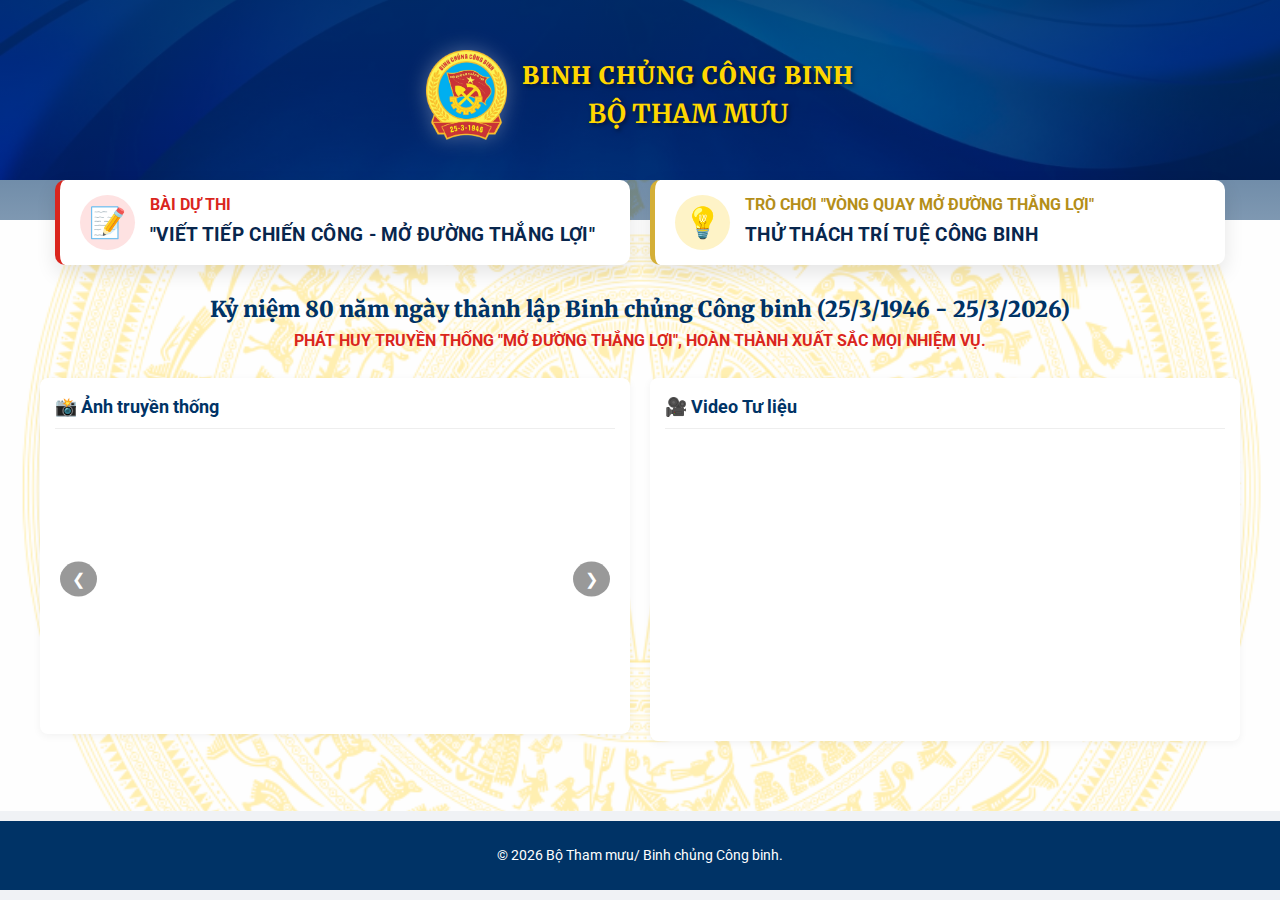
<file: index.html>
<!DOCTYPE html>
<html lang="vi">
<head>
    <meta charset="UTF-8" />
    <meta name="viewport" content="width=device-width, initial-scale=1.0" />
    <title>Bộ Tham mưu Binh chủng Công binh</title>
    <link rel="stylesheet" href="styles.css" />
    <link href="https://fonts.googleapis.com/css2?family=Merriweather:wght@700&family=Roboto:wght@400;500&display=swap" rel="stylesheet">
</head>
<body>

    <header class="header">
        <div class="header-overlay"></div>
        <div class="header-content">
            <img src="logo1.png" alt="Logo Binh Chủng" class="header-logo" />
            <div class="header-text">
                <span class="text-upper">Binh Chủng Công Binh</span>
                <span class="text-lower">Bộ Tham Mưu</span>
            </div>
        </div>
    </header>

<div class="trongdong-section">
   <div class="cta-container">
    <a href="https://heyzine.com/flip-book/3f853e6a13.html#page/1"  target="_blank" class="cta-card card-red">
        <div class="cta-icon">📝</div>
        <div class="text-content">
            <h3>BÀI DỰ THI</h3>
            <p class="blue-text">"VIẾT TIẾP CHIẾN CÔNG - MỞ ĐƯỜNG THẮNG LỢI"</p>
        </div>
    </a>

  <a href="Moduongthangloi.html" target="_blank" class="cta-card card-gold">
        <div class="cta-icon">💡</div> <div class="text-content">
            <h3>TRÒ CHƠI "VÒNG QUAY MỞ ĐƯỜNG THẮNG LỢI"</h3>
            <p class="blue-text">THỬ THÁCH TRÍ TUỆ CÔNG BINH</p>
        </div>
    </a>
</div>

    <main class="container">
        
        <section class="intro-section">
            <h1 class="main-title">Kỷ niệm 80 năm ngày thành lập Binh chủng Công binh (25/3/1946 - 25/3/2026)</h1>
            <p class="sub-title">Phát huy truyền thống "Mở đường thắng lợi", hoàn thành xuất sắc mọi nhiệm vụ.</p>
        </section>

        <section class="content-grid">
            
            <div class="left-column">
                <div class="card-box">
                    <h3 class="section-heading">📸 Ảnh truyền thống</h3>
                  <div class="image-slider" id="main-slider">
                        <button class="prev" onclick="changeSlide(-1)">&#10094;</button>
                        <button class="next" onclick="changeSlide(1)">&#10095;</button>
                </div>
                </div>
            </div>

            <div class="right-column">
                <div class="card-box">
                    <h3 class="section-heading">🎥 Video Tư liệu</h3>
                    <div class="video-wrapper">
                        <iframe src="https://www.youtube.com/embed/d5GKohspaok" title="Video Công Binh" frameborder="0" allow="accelerometer; autoplay; clipboard-write; encrypted-media; gyroscope; picture-in-picture" allowfullscreen></iframe>
                    </div>
                </div>

            </div>

        </section>
    </main>
</div>
    <footer>
        <div class="footer-content">
            <p>&copy; 2026 Bộ Tham mưu/ Binh chủng Công binh.</p>
        </div>
    </footer>

    <script src="scripts.js"></script>
</body>
</html>
</file>
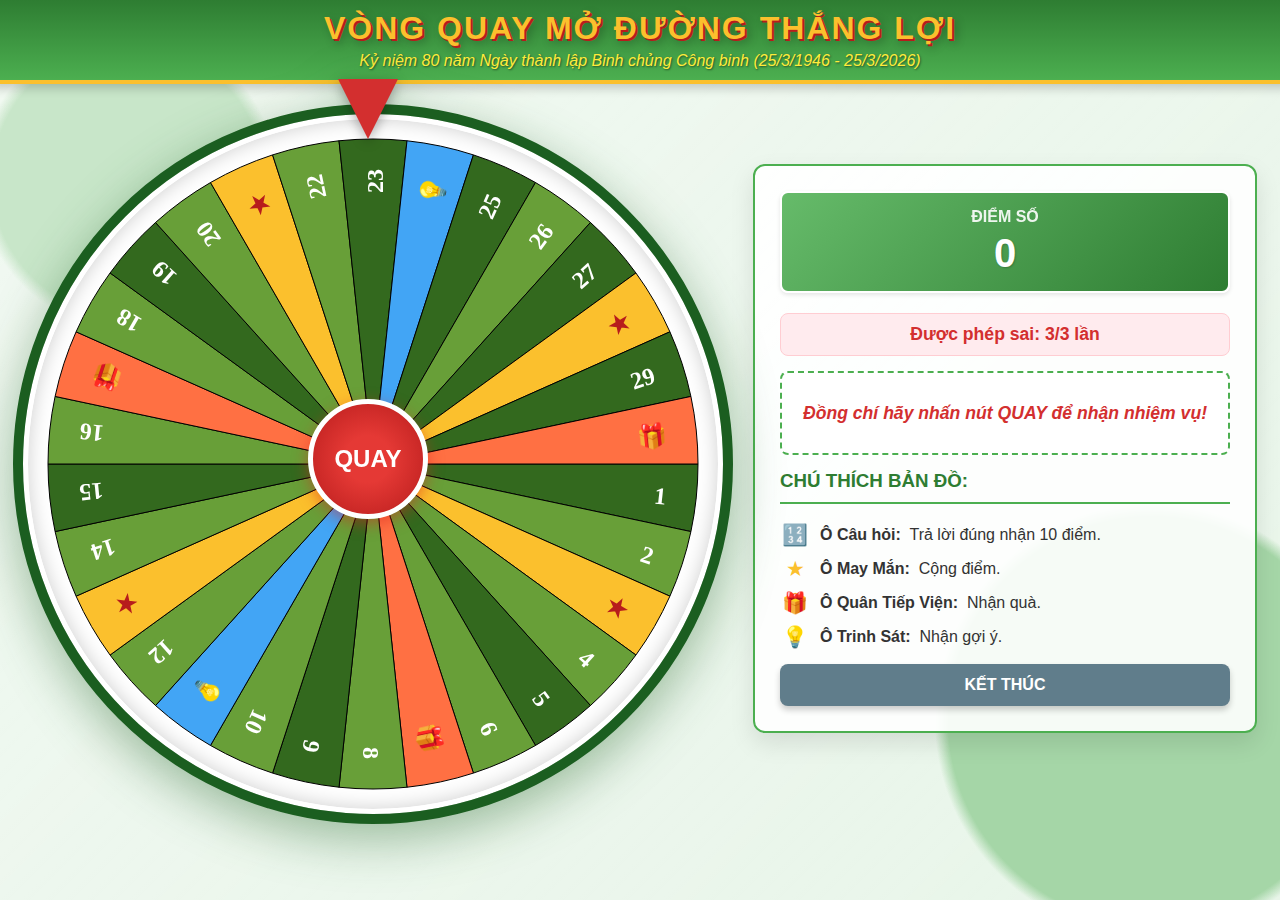
<file: Moduongthangloi.html>
<!DOCTYPE html>
<html lang="vi">
<head>
    <meta charset="UTF-8">
    <meta name="viewport" content="width=device-width, initial-scale=1.0">
    <title>Vòng Quay Mở Đường Thắng Lợi (Official Version)</title>
    <style>
        /* --- 1. CẤU HÌNH GIAO DIỆN (OFFLINE SAFE) --- */
        :root {
            --army-primary: #2e7d32;    
            --army-secondary: #4caf50;  
            --bg-color: #e8f5e9;        
            --vn-red: #d32f2f;          
            --vn-gold: #fbc02d;         
            --text-main: #1b5e20;       
            --panel-bg: rgba(255, 255, 255, 0.9); 
            --wheel-border: #1b5e20;
        }

        body {
            font-family: 'Segoe UI', Tahoma, Geneva, Verdana, sans-serif;
            margin: 0;
            padding: 0;
            background-color: var(--bg-color);
            background-image: 
                radial-gradient(circle at 10% 20%, #c8e6c9 10%, transparent 11%),
                radial-gradient(circle at 90% 80%, #a5d6a7 15%, transparent 16%),
                radial-gradient(circle at 50% 50%, #fff 2%, transparent 3%),
                linear-gradient(135deg, rgba(255,255,255,0.4) 0%, transparent 100%);
            background-size: 100% 100%;
            color: var(--text-main);
            min-height: 100vh;
            display: flex;
            flex-direction: column;
            align-items: center;
            overflow-x: hidden;
            user-select: none;
        }

        #confettiCanvas {
            position: fixed;
            top: 0;
            left: 0;
            width: 100%;
            height: 100%;
            pointer-events: none;
            z-index: 99;
        }

        header {
            text-align: center;
            padding: 10px;
            background: linear-gradient(to bottom, var(--army-primary), var(--army-secondary));
            width: 100%;
            border-bottom: 4px solid var(--vn-gold);
            margin-bottom: 10px;
            box-shadow: 0 4px 10px rgba(0,0,0,0.2);
            color: #fff;
            position: relative;
            z-index: 10;
        }

        h1 {
            margin: 0;
            text-transform: uppercase;
            font-size: 2rem;
            color: var(--vn-gold);
            text-shadow: 2px 2px 0px #b71c1c, 4px 4px 10px rgba(0,0,0,0.3);
            letter-spacing: 2px;
            font-weight: 900;
        }

        .subtitle {
            font-size: 1rem;
            color: #ffeb3b;
            margin-top: 5px;
            font-style: italic;
            font-weight: 500;
            text-shadow: 1px 1px 2px rgba(0,0,0,0.5);
        }

        /* --- LAYOUT CHÍNH (CĂN GIỮA) --- */
        .game-container {
            display: flex;
            flex-wrap: wrap;
            justify-content: center;
            align-items: flex-start;
            gap: 40px;
            padding: 20px;
            width: 100%;
            max-width: 1400px; /* Tăng chiều rộng tối đa để chứa vòng quay lớn */
            box-sizing: border-box;
            position: relative;
            z-index: 10;
        }

        /* --- VÒNG QUAY (KÍCH THƯỚC CHUẨN 690px - ĐÃ FIX) --- */
        .wheel-wrapper {
            position: relative;
            width: 690px; 
            height: 690px; 
            filter: drop-shadow(0 15px 25px rgba(27, 94, 32, 0.4));
            max-width: 90vw;
            max-height: 90vw;
            flex-shrink: 0;
        }

        canvas#wheelCanvas {
            width: 100%;
            height: 100%;
            border-radius: 50%;
            border: 5px solid #fff; /* Viền trắng nhỏ 5px */
            outline: 10px solid var(--wheel-border); /* Viền ngoài xanh đậm */
            box-shadow: inset 0 0 20px rgba(0,0,0,0.2);
            background: #fff;
        }

        .pointer {
            position: absolute;
            top: -35px; /* Căn chỉnh kim */
            left: 50%;
            transform: translateX(-50%);
            width: 0;
            height: 0;
            border-left: 30px solid transparent;
            border-right: 30px solid transparent;
            border-top: 60px solid var(--vn-red);
            z-index: 10;
            filter: drop-shadow(0 4px 6px rgba(0,0,0,0.3));
        }

        /* Nút quay QUAY về như ban đầu */
        .spin-btn {
            position: absolute;
            top: 50%;
            left: 50%;
            transform: translate(-50%, -50%);
            width: 120px; 
            height: 120px;
            border-radius: 50%;
            background: radial-gradient(circle, #e53935 30%, #b71c1c 100%);
            border: 5px solid #fff;
            color: #fff;
            font-weight: 900;
            font-size: 1.5rem;
            cursor: pointer;
            box-shadow: 0 5px 15px rgba(218, 37, 29, 0.5);
            z-index: 20;
            transition: all 0.2s;
            text-transform: uppercase;
            outline: none;
            display: flex;
            align-items: center;
            justify-content: center;
        }

        .spin-btn:active { transform: translate(-50%, -50%) scale(0.95); }
        .spin-btn:disabled { background: #9e9e9e; cursor: not-allowed; box-shadow: none; border-color: #e0e0e0; }

        /* --- BẢNG THÔNG TIN --- */
        .info-panel {
            flex: 1;
            min-width: 300px;
            max-width: 450px;
            background: var(--panel-bg);
            border: 2px solid var(--army-secondary);
            border-radius: 12px;
            padding: 25px;
            box-shadow: 0 10px 25px rgba(0,0,0,0.1);
            display: flex;
            flex-direction: column;
            gap: 15px;
            margin-top: 50px;
        }

        .stats-grid {
            display: grid;
            grid-template-columns: 1fr; 
            gap: 15px;
        }

        .score-box {
            background: linear-gradient(135deg, #66bb6a, #2e7d32);
            padding: 15px;
            border-radius: 8px;
            text-align: center;
            color: #fff;
            border: 2px solid #fff;
            box-shadow: 0 2px 4px rgba(0,0,0,0.1);
        }

        .label-text { font-size: 1rem; text-transform: uppercase; opacity: 0.9; font-weight: bold; display: block; margin-bottom: 5px; }
        .value-text { font-size: 2.5rem; font-weight: bold; text-shadow: 1px 1px 2px rgba(0,0,0,0.2); }

        .lives-box {
            text-align: center;
            color: var(--vn-red);
            font-weight: bold;
            font-size: 1.1rem;
            margin-top: 5px;
            background: #ffebee;
            padding: 10px;
            border-radius: 8px;
            border: 1px solid #ffcdd2;
        }

        .status-box {
            background: #fff;
            padding: 15px;
            border-radius: 8px;
            text-align: center;
            font-style: italic;
            color: var(--vn-red);
            font-weight: bold;
            font-size: 1.1rem;
            min-height: 50px;
            display: flex;
            align-items: center;
            justify-content: center;
            border: 2px dashed var(--army-secondary);
        }

        .legend-box h3 { border-bottom: 2px solid var(--army-secondary); padding-bottom: 10px; margin-top: 0; color: var(--army-primary); }
        .legend-list { list-style: none; padding: 0; margin: 0; }
        .legend-list li { margin-bottom: 10px; display: flex; align-items: center; color: #333; font-weight: 500; }
        .legend-icon { margin-right: 10px; font-size: 1.3rem; min-width: 30px; text-align: center; }

        .btn-finish {
            width: 100%;
            margin-top: 5px;
            padding: 12px;
            background: #607d8b;
            color: white;
            border: none;
            border-radius: 8px;
            cursor: pointer;
            font-weight: bold;
            font-size: 1rem;
            transition: 0.3s;
            box-shadow: 0 4px 6px rgba(0,0,0,0.2);
            text-transform: uppercase;
        }
        .btn-finish:hover {
            background: #455a64;
            transform: translateY(-2px);
        }

        /* --- MODALS --- */
        .modal-overlay {
            position: fixed;
            top: 0;
            left: 0;
            width: 100%;
            height: 100%;
            background: rgba(0,0,0,0.6);
            z-index: 100;
            display: none;
            justify-content: center;
            align-items: center;
            padding: 20px;
            backdrop-filter: blur(5px);
        }

        .modal-content {
            background: #fff;
            color: #333;
            width: 100%;
            max-width: 800px;
            border-radius: 15px;
            overflow: hidden;
            box-shadow: 0 20px 50px rgba(0,0,0,0.3);
            animation: zoomIn 0.3s cubic-bezier(0.175, 0.885, 0.32, 1.275);
            position: relative;
            border: 1px solid #ddd;
            max-height: 90vh;
            overflow-y: auto;
        }

        @keyframes zoomIn { from { transform: scale(0.8); opacity: 0; } to { transform: scale(1); opacity: 1; } }

        .modal-header {
            background: var(--army-primary);
            color: #fff;
            padding: 15px;
            font-size: 1.3rem;
            font-weight: bold;
            text-transform: uppercase;
            border-bottom: 4px solid var(--vn-gold);
            text-align: center;
            letter-spacing: 1px;
        }

        .modal-body { padding: 25px; background: #fafafa; }

        #timerDisplay {
            font-size: 3rem;
            color: #d32f2f;
            font-weight: 900;
            text-align: center;
            margin-bottom: 15px;
            text-shadow: 1px 1px 2px rgba(0,0,0,0.2);
            animation: pulseTimer 1s infinite;
        }
        @keyframes pulseTimer { 0% {transform: scale(1);} 50% {transform: scale(1.05);} 100% {transform: scale(1);} }

        .question-text { font-size: 1.3rem; font-weight: bold; margin-bottom: 25px; color: var(--text-main); line-height: 1.5; text-align: justify; }

        .options-grid { display: grid; grid-template-columns: 1fr 1fr; gap: 15px; }

        .option-btn {
            background: #fff;
            border: 2px solid #bdbdbd;
            padding: 15px;
            border-radius: 10px;
            font-size: 1.1rem;
            cursor: pointer;
            transition: all 0.2s;
            text-align: left;
            font-family: 'Segoe UI', sans-serif;
            color: #424242;
            box-shadow: 0 2px 5px rgba(0,0,0,0.05);
        }

        .option-btn:hover:not(:disabled) {
            background: #e8f5e9;
            border-color: var(--army-primary);
            color: var(--army-primary);
            transform: translateY(-2px);
            box-shadow: 0 4px 8px rgba(0,0,0,0.1);
        }

        .hint-btn {
            background: #ff9800; color: white; border: none; border-radius: 50px; padding: 12px 25px;
            margin-bottom: 20px; cursor: pointer; font-weight: bold; display: flex; align-items: center; justify-content: center;
            gap: 10px; box-shadow: 0 4px 6px rgba(0,0,0,0.2); width: 100%; font-size: 1.1rem;
        }
        .hint-btn:hover { background: #f57c00; transform: translateY(-2px); }

        .correct { background: #c8e6c9 !important; color: #1b5e20 !important; border-color: #2e7d32 !important; font-weight: bold; }
        .wrong { background: #ffcdd2 !important; color: #b71c1c !important; border-color: #c62828 !important; }

        .result-message { margin-top: 20px; font-weight: 900; font-size: 1.3rem; text-align: center; min-height: 40px; padding: 10px; }

        .explanation-box {
            display: none; margin-top: 15px; padding: 15px; background-color: #fff9c4;
            border-left: 5px solid #fbc02d; color: #5d4037; text-align: justify; line-height: 1.5; font-size: 1.1rem; border-radius: 4px;
        }

        .close-modal-btn {
            display: none; margin: 20px auto 0; padding: 10px 40px; background: var(--army-primary); color: #fff;
            border: none; border-radius: 50px; cursor: pointer; font-size: 1.1rem; font-weight: bold;
            text-transform: uppercase; transition: 0.3s; box-shadow: 0 4px 6px rgba(0,0,0,0.2);
        }
        .close-modal-btn:hover { background: var(--army-secondary); transform: translateY(-2px); }
        .close-modal-btn.game-over-btn { background: var(--vn-red); animation: shake 0.5s; }

        .special-icon { font-size: 5rem; display: block; text-align: center; margin-bottom: 15px; animation: bounce 1.5s infinite; }
        @keyframes bounce { 0%, 100% { transform: translateY(0); } 50% { transform: translateY(-20px); } }
        @keyframes shake { 0% { transform: translateX(0); } 25% { transform: translateX(-5px); } 50% { transform: translateX(5px); } 100% { transform: translateX(0); } }

        .review-summary { text-align: center; margin-bottom: 20px; font-size: 1.2rem; }
        .final-rank-display { font-size: 2rem; color: var(--vn-red); font-weight: bold; text-transform: uppercase; display: block; margin: 10px 0; }

        .rank-up-anim { animation: pulse 0.5s 3; color: #fbc02d !important; }
        @keyframes pulse { 0% { transform: scale(1); } 50% { transform: scale(1.2); } 100% { transform: scale(1); } }

        @media (max-width: 900px) {
            .game-container { flex-direction: column; align-items: center; }
            .wheel-wrapper { width: 350px; height: 350px; }
            .spin-btn { width: 70px; height: 70px; font-size: 1rem; }
            .options-grid { grid-template-columns: 1fr; }
            h1 { font-size: 1.5rem; }
            .subtitle { font-size: 0.9rem; }
            .stats-grid { grid-template-columns: 1fr 1fr; }
        }
    </style>
</head>
<body>

    <canvas id="confettiCanvas"></canvas>

    <header>
        <h1>VÒNG QUAY MỞ ĐƯỜNG THẮNG LỢI</h1>
        <div class="subtitle">Kỷ niệm 80 năm Ngày thành lập Binh chủng Công binh (25/3/1946 - 25/3/2026)</div>
    </header>

    <div class="game-container">
        <!-- Vòng quay lớn 690px -->
        <div class="wheel-wrapper">
            <div class="pointer"></div>
            <canvas id="wheelCanvas" width="690" height="690"></canvas>
            <button class="spin-btn" id="spinBtn" onclick="spinWheel()">QUAY</button>
        </div>

        <!-- Bảng thông tin -->
        <div class="info-panel">
            <div class="stats-grid">
                <div class="score-box">
                    <span class="label-text">Điểm số</span>
                    <span class="value-text" id="scoreValue">0</span>
                </div>
            </div>
            
            <div class="lives-box">
                Được phép sai: <span id="livesValue">3</span>/3 lần
            </div>

            <div class="status-box" id="statusLog">
                Đồng chí hãy nhấn nút QUAY để nhận nhiệm vụ!
            </div>
            
            <div class="legend-box">
                <h3>CHÚ THÍCH BẢN ĐỒ:</h3>
                <ul class="legend-list">
                    <li><span class="legend-icon">🔢</span> <strong>Ô Câu hỏi:</strong>&nbsp; Trả lời đúng nhận 10 điểm.</li>
                    <li><span class="legend-icon" style="color: #fbc02d">★</span> <strong>Ô May Mắn:</strong>&nbsp; Cộng điểm.</li>
                    <li><span class="legend-icon">🎁</span> <strong>Ô Quân Tiếp Viện:</strong>&nbsp; Nhận quà.</li>
                    <li><span class="legend-icon">💡</span> <strong>Ô Trinh Sát:</strong>&nbsp; Nhận gợi ý.</li>
                </ul>
                <button class="btn-finish" onclick="finishGameSession()">KẾT THÚC</button>
            </div>
        </div>
    </div>

    <!-- MODALS -->
    <div id="questionModal" class="modal-overlay">
        <div class="modal-content">
            <div class="modal-header">
                NHIỆM VỤ TÁC CHIẾN
            </div>
            <div class="modal-body">
                <!-- Đồng hồ đếm ngược -->
                <div id="timerDisplay">⏳ 15</div>
                
                <div class="question-text" id="qText">Loading...</div>
                
                <!-- Nút sử dụng hint (mặc định ẩn) -->
                <button id="useHintBtn" class="hint-btn" onclick="useHint()" style="display:none;">
                    💡 SỬ DỤNG THẺ TRINH SÁT (50/50)
                </button>

                <div class="options-grid" id="qOptions"></div>
                <div class="result-message" id="qResult"></div>
                <div class="explanation-box" id="explanationBox">
                    <strong>💡 GIẢI THÍCH CHI TIẾT:</strong><br>
                    <span id="explanationText"></span>
                </div>
                <button class="close-modal-btn" id="continueBtn" onclick="closeModal()">Tiếp tục hành quân</button>
            </div>
        </div>
    </div>

    <div id="alertModal" class="modal-overlay">
        <div class="modal-content" style="max-width: 500px; text-align: center;">
            <div class="modal-header" style="background: var(--army-secondary);">THÔNG BÁO TỪ SỞ CHỈ HUY</div>
            <div class="modal-body">
                <div class="special-icon" id="alertIcon">★</div>
                <h2 id="alertTitle" style="color: var(--army-primary); margin: 10px 0;">TIÊU ĐỀ</h2>
                <p id="alertMsg" style="font-size: 1.2rem; color: #555;">Nội dung</p>
                <button class="close-modal-btn" style="display: inline-block;" onclick="closeAlert()">Rõ!</button>
            </div>
        </div>
    </div>

    <div id="reviewModal" class="modal-overlay">
        <div class="modal-content">
            <div class="modal-header" id="reviewHeader" style="background: #1976d2;">TỔNG KẾT CHIẾN DỊCH</div>
            <div class="modal-body">
                <div class="review-summary">
                    <p id="reviewMessage">Đồng chí đã hoàn thành nhiệm vụ!</p>
                    <p>Tổng điểm: <strong id="finalScore" style="color: #2e7d32;">0</strong></p>
                    <p>Số câu đúng: <strong id="finalCorrect">0</strong> | Số câu sai: <strong id="finalWrong">0</strong></p>
                </div>
                <div style="text-align: center;">
                    <button onclick="resetGameSession()" style="padding: 15px 30px; background: var(--vn-red); color: white; border: none; border-radius: 50px; font-weight: bold; font-size: 1.2rem; cursor: pointer;">THỰC HIỆN LẠI</button>
                </div>
            </div>
        </div>
    </div>

    <script>
        class SoundManager {
            constructor() {
                try {
                    this.ctx = new (window.AudioContext || window.webkitAudioContext)();
                } catch(e) { console.log("AudioContext not supported"); }
            }

            playTone(freq, type, duration, startTime = 0) {
                if(!this.ctx) return;
                const osc = this.ctx.createOscillator();
                const gain = this.ctx.createGain();
                osc.type = type;
                osc.frequency.value = freq;
                osc.connect(gain);
                gain.connect(this.ctx.destination);
                osc.start(this.ctx.currentTime + startTime);
                gain.gain.exponentialRampToValueAtTime(0.00001, this.ctx.currentTime + startTime + duration);
                osc.stop(this.ctx.currentTime + startTime + duration);
            }

            playSpin() { this.playTone(600, 'triangle', 0.05); }
            playCorrect() { 
                this.playTone(523.25, 'sine', 0.1, 0); 
                this.playTone(659.25, 'sine', 0.4, 0.1); 
            }
            playWrong() { 
                this.playTone(150, 'sawtooth', 0.3);
                this.playTone(100, 'sawtooth', 0.3, 0.2); 
            }
            playReward() { 
                this.playTone(523.25, 'square', 0.2, 0);
                this.playTone(659.25, 'square', 0.2, 0.2);
                this.playTone(783.99, 'square', 0.4, 0.4);
            }
        }
        const soundMgr = new SoundManager();

        const wheelSegments = [
            { type: "question" }, { type: "question" }, { type: "lucky" }, { type: "question" }, { type: "question" }, 
            { type: "question" }, { type: "gift" }, { type: "question" }, { type: "question" }, { type: "question" },
            { type: "hint" }, { type: "question" }, { type: "lucky" }, { type: "question" }, { type: "question" },
            { type: "question" }, { type: "gift" }, { type: "question" }, { type: "question" }, { type: "question" },
            { type: "lucky" }, { type: "question" }, { type: "question" }, { type: "hint" }, { type: "question" },
            { type: "question" }, { type: "question" }, { type: "lucky" }, { type: "question" }, { type: "gift" }
        ];

        /* --- NGÂN HÀNG CÂU HỎI TỪ FILE VQ.DOCX (Đã xóa 2 câu hỏi thừa) --- */
        const baseQuestions = [
            { text: "Tiền thân sơ khai nhất của Bộ đội Công binh Việt Nam được gọi là gì?", options: ["Đội Cứu quốc quân", "Đội quân thợ", "Đội Tuyên truyền Giải phóng quân", "Đội Du kích Bắc Sơn"], correct: 1, explanation: "Đáp án đúng: B. Đội quân thợ" },
            { text: "Ngày truyền thống của Binh chủng Công binh là ngày tháng năm nào?", options: ["22/12/1944", "02/9/1945", "25/3/1946", "19/12/1946"], correct: 2, explanation: "Đáp án đúng: C. 25/3/1946" },
            { text: "Chủ tịch Hồ Chí Minh đã ký Sắc lệnh số bao nhiêu để thành lập Cục Công binh (thuộc Bộ Tổng Tham mưu)?", options: ["Sắc lệnh 34/SL", "Sắc lệnh 102/SL", "Sắc lệnh 15/SL", "Sắc lệnh 50/SL"], correct: 0, explanation: "Đáp án đúng: A. Sắc lệnh 34/SL" },
            { text: "Nhiệm vụ chính của các \"Đội quân thợ\" trong giai đoạn tiền khởi nghĩa và Cách mạng tháng Tám là gì?", options: ["Trực tiếp chiến đấu với địch", "Vận chuyển lương thực", "Xây dựng lán trại, rèn đúc vũ khí, hướng dẫn nhân dân phá hoại đường sá", "Làm công tác binh vận"], correct: 2, explanation: "Đáp án đúng: C. Xây dựng lán trại, rèn đúc vũ khí, hướng dẫn nhân dân phá hoại đường sá" },
            { text: "Trong 60 ngày đêm khói lửa tại Hà Nội (1946), Bộ đội Công binh đã sử dụng chiến thuật gì để ngăn cản địch?", options: ["Chiến tranh du kích", "Tiêu thổ kháng chiến, xây dựng vật cản, trận địa đường phố", "Đánh vận động chiến", "Pháo kích từ xa"], correct: 1, explanation: "Đáp án đúng: B. Tiêu thổ kháng chiến, xây dựng vật cản, trận địa đường phố" },
            { text: "Chiến dịch nào vào năm 1947 mà Bộ đội Công binh đã góp phần bẻ gãy chiến lược \"đánh nhanh, thắng nhanh\" của Pháp?", options: ["Chiến dịch Biên giới", "Chiến dịch Việt Bắc", "Chiến dịch Hoàng Hoa Thám", "Chiến dịch Tây Bắc"], correct: 1, explanation: "Đáp án đúng: B. Chiến dịch Việt Bắc" },
            { text: "Khẩu hiệu hành động bắt đầu hình thành rõ nét của Bộ đội Công binh trong giai đoạn 1948-1950 là gì?", options: ["Quyết tử cho Tổ quốc quyết sinh", "Đi trước, về sau", "Thần tốc, táo bạo", "Xẻ dọc Trường Sơn đi cứu nước"], correct: 1, explanation: "Đáp án đúng: B. Đi trước, về sau" },
            { text: "Bức thư Bác Hồ gửi Hội nghị Cán bộ Công binh toàn quốc lần thứ nhất vào năm nào?", options: ["Năm 1945", "Năm 1946", "Năm 1947", "Năm 1948"], correct: 1, explanation: "Đáp án đúng: B. Năm 1946" },
            { text: "Lá cờ thêu bốn chữ vàng \"MỞ ĐƯỜNG THẮNG LỢI\" được Bác Hồ tặng cho Bộ đội Công binh sau chiến dịch nào?", options: ["Chiến dịch Biên giới", "Chiến dịch Tây Bắc", "Chiến dịch Điện Biên Phủ", "Chiến dịch Thượng Lào"], correct: 1, explanation: "Đáp án đúng: B. Chiến dịch Tây Bắc" },
            { text: "Bác Hồ tặng lá cờ \"MỞ ĐƯỜNG THẮNG LỢI\" cho Bộ đội Công binh vào năm nào?", options: ["Năm 1950", "Năm 1951", "Năm 1952", "Năm 1954"], correct: 2, explanation: "Đáp án đúng: C. Năm 1952" },
            { text: "Trong chiến cuộc Đông Xuân 1953-1954, Bộ đội Công binh đã bắc cầu phao nào bằng vật liệu tại chỗ để Đại đoàn 308 vượt sông Đà?", options: ["Cầu phao Bến Thủy", "Cầu phao Tạ Khoa", "Cầu phao Hàm Rồng", "Cầu phao Chương Dương"], correct: 1, explanation: "Đáp án đúng: B. Cầu phao Tạ Khoa" },
            { text: "Tại chiến dịch Điện Biên Phủ, nhiệm vụ đầu tiên được xem là kỳ tích về ý chí của Bộ đội Công binh là gì?", options: ["Đào hầm sở chỉ huy", "Mở đường kéo pháo", "Rà phá bom mìn", "Xây dựng sân bay"], correct: 1, explanation: "Đáp án đúng: B. Mở đường kéo pháo" },
            { text: "Trong chiến dịch Điện Biên Phủ, Bộ đội Công binh đã xây dựng hệ thống gì để vây lấn, chia cắt quân địch?", options: ["Hệ thống lô cốt bê tông", "Hệ thống hàng rào", "Hệ thống giao thông hào, chiến hào", "Hệ thống tháp canh"], correct: 2, explanation: "Đáp án đúng: C. Hệ thống giao thông hào, chiến hào" },
            { text: "Khối bộc phá được kích nổ tại đồi A1 (Điện Biên Phủ) có trọng lượng khoảng bao nhiêu?", options: ["500kg", "1.000kg (chính xác là 960kg)", "2.000kg", "200kg"], correct: 1, explanation: "Đáp án đúng: B. 1.000kg (chính xác là 960kg)" },
            { text: "Ngày chiến thắng Điện Biên Phủ là ngày 07/5 của năm nào?", options: ["Năm 1953", "Năm 1954", "Năm 1955", "Năm 1956"], correct: 1, explanation: "Đáp án đúng: B. Năm 1954" },
            { text: "Đoàn 559 (Bộ đội Trường Sơn) được thành lập vào năm nào, mở đầu cho tuyến đường mòn Hồ Chí Minh huyền thoại?", options: ["Năm 1954", "Năm 1959", "Năm 1960", "Năm 1965"], correct: 1, explanation: "Đáp án đúng: B. Năm 1959" },
            { text: "Khẩu hiệu nổi tiếng của Bộ đội Công binh trên mặt trận giao thông vận tải miền Bắc thời chống Mỹ là gì?", options: ["Xe chưa qua nhà không tiếc", "Sống bám cầu, bám đường, chết kiên cường dũng cảm", "Một tấc không đi, một ly không rời", "Nhằm thẳng quân thù mà bắn"], correct: 1, explanation: "Đáp án đúng: B. Sống bám cầu, bám đường, chết kiên cường dũng cảm" },
            { text: "Để vận chuyển xăng dầu vào chiến trường miền Nam, Bộ đội Công binh Trường Sơn đã xây dựng hệ thống gì?", options: ["Đường sắt xuyên rừng", "Hệ thống đường ống xăng dầu", "Đội xe bồn chuyên dụng", "Hệ thống kênh rạch"], correct: 1, explanation: "Đáp án đúng: B. Hệ thống đường ống xăng dầu" },
            { text: "Trong cuộc Tổng tiến công và nổi dậy Mùa Xuân 1975, yếu tố nào được bảo đảm bằng xương máu của Công binh?", options: ["Yếu tố bí mật", "Yếu tố ngoại giao", "Yếu tố thần tốc", "Yếu tố hậu cần"], correct: 2, explanation: "Đáp án đúng: C. Yếu tố thần tốc" },
            { text: "Cây cầu nào đã được Công binh Sư đoàn 473 lao dầm thần tốc để bảo đảm cho Sư đoàn 325 giải phóng Đà Nẵng năm 1975?", options: ["Cầu Rồng", "Cầu Mụ Bố", "Cầu Tràng Tiền", "Cầu Hiền Lương"], correct: 1, explanation: "Đáp án đúng: B. Cầu Mụ Bố" },
            { text: "Tại hướng Tây Nam Sài Gòn năm 1975, Bộ đội Công binh đã dùng phương tiện gì đưa Đoàn 232 vượt sông Vàm Cỏ Đông?", options: ["Cầu phao PMP", "Phà GSP", "Thuyền gỗ, ghe xuồng của nhân dân", "Trực thăng vận"], correct: 2, explanation: "Đáp án đúng: C. Thuyền gỗ, ghe xuồng của nhân dân" },
            { text: "Trong chiến tranh bảo vệ biên giới Tây Nam, Bộ đội Công binh đã giúp nước bạn Campuchia thoát khỏi chế độ nào?", options: ["Chế độ thực dân cũ", "Chế độ diệt chủng Pôn Pốt", "Chế độ phong kiến", "Chế độ phát xít"], correct: 1, explanation: "Đáp án đúng: B. Chế độ diệt chủng Pôn Pốt" },
            { text: "Tuyến phòng thủ biên giới Thái Lan - Campuchia mà Bộ đội Công binh xây dựng giúp bạn được gọi là gì?", options: ["Tuyến K1", "Tuyến K5", "Tuyến Củ Chi", "Tuyến Mê Kông"], correct: 1, explanation: "Đáp án đúng: B. Tuyến K5" },
            { text: "Chiến tranh bảo vệ biên giới phía Bắc nổ ra vào tháng 2 của năm nào?", options: ["Năm 1975", "Năm 1978", "Năm 1979", "Năm 1980"], correct: 2, explanation: "Đáp án đúng: C. Năm 1979" },
            { text: "Tại mặt trận Vị Xuyên (Hà Giang), nhiệm vụ chính của Bộ đội Công binh là gì?", options: ["Xây dựng cầu phao vượt sông", "Khoét núi làm hầm, xây dựng công sự kiên cố trên đá", "Lái xe tăng tấn công", "Trinh sát đường không"], correct: 1, explanation: "Đáp án đúng: B. Khoét núi làm hầm, xây dựng công sự kiên cố trên đá" },
            { text: "Công trình thủy điện lớn nhất Đông Nam Á thời điểm 1979-1989 mà Bộ đội Công binh tham gia xây dựng là gì?", options: ["Thủy điện Sơn La", "Thủy điện Hòa Bình", "Thủy điện Yaly", "Thủy điện Lai Châu"], correct: 1, explanation: "Đáp án đúng: B. Thủy điện Hòa Bình" },
            { text: "Công trình Nhà giàn DK1/15 được hoàn thành nâng cấp vào năm nào?", options: ["Năm 2000", "Năm 2011", "Năm 2015", "Năm 2020"], correct: 1, explanation: "Đáp án đúng: B. Năm 2011" },
            { text: "Cầu phao qua sông Hồng được Bộ đội Công binh bắc để đảm bảo giao thông khi sửa chữa cầu Thăng Long vào năm nào?", options: ["Năm 2005", "Năm 2009-2010", "Năm 2015", "Năm 2018"], correct: 1, explanation: "Đáp án đúng: B. Năm 2009-2010" },
            { text: "Vụ giải cứu 12 công nhân sập hầm thủy điện Đạ Dâng diễn ra vào năm nào?", options: ["Năm 2010", "Năm 2012", "Năm 2014", "Năm 2016"], correct: 2, explanation: "Đáp án đúng: C. Năm 2014" },
            { text: "Phương pháp quyết định giúp giải cứu thành công nạn nhân vụ sập hầm Đạ Dâng là gì?", options: ["Đào từ cửa hầm chính vào", "Khoan từ trên đỉnh đồi xuống", "Mở đường hầm ngách (đi tắt) đâm ngang vào vị trí nạn nhân", "Bơm nước ra ngoài"], correct: 2, explanation: "Đáp án đúng: C. Mở đường hầm ngách (đi tắt) đâm ngang vào vị trí nạn nhân" },
            { text: "Việt Nam chính thức cử Đội Công binh số 1 tham gia Phái bộ Gìn giữ hòa bình Liên Hợp Quốc vào năm nào?", options: ["Năm 2018", "Năm 2020", "Năm 2022", "Năm 2024"], correct: 2, explanation: "Đáp án đúng: C. Năm 2022" },
            { text: "Đội Công binh Việt Nam tham gia Phái bộ An ninh lâm thời của Liên Hợp Quốc tại khu vực nào?", options: ["Nam Sudan", "Cộng hòa Trung Phi", "Abyei", "Haiti"], correct: 2, explanation: "Đáp án đúng: C. Abyei" },
            { text: "Năm 2023, Bộ đội Công binh Việt Nam đã tham gia cứu hộ thảm họa động đất tại quốc gia nào?", options: ["Nhật Bản", "Thổ Nhĩ Kỳ", "Nepal", "Indonesia"], correct: 1, explanation: "Đáp án đúng: B. Thổ Nhĩ Kỳ" },
            { text: "Tính đến hết năm 2024, Binh chủng Công binh đã vinh dự được tuyên dương danh hiệu Anh hùng Lực lượng Vũ trang Nhân dân mấy lần?", options: ["1 lần", "2 lần", "3 lần", "4 lần"], correct: 1, explanation: "Đáp án đúng: B. 2 lần" },
            { text: "Binh chủng Công binh đón nhận danh hiệu Anh hùng LLVTND lần thứ hai vào năm nào?", options: ["Năm 2000", "Năm 2004", "Năm 2010", "Năm 2014"], correct: 3, explanation: "Đáp án đúng: D. Năm 2014" },
            { text: "Tính đến hết năm 2024, toàn Binh chủng có bao nhiêu cá nhân được phong tặng, truy tặng danh hiệu Anh hùng LLVTND?", options: ["50 cá nhân", "60 cá nhân", "70 cá nhân", "80 cá nhân"], correct: 3, explanation: "Đáp án đúng: D. 80 cá nhân" },
            { text: "Loại khí tài hiện đại nào được mệnh danh là \"khủng long trên sông\" giúp Bộ đội Công binh đưa xe tăng vượt sông?", options: ["Phà GSP", "Xuồng cao tốc", "Bè mảng", "Tàu vận tải"], correct: 0, explanation: "Đáp án đúng: A. Phà GSP" },
            { text: "Bác Hồ đã bí mật đến thăm bộ đội Công binh diễn tập bắc cầu phao sông Hồng vào năm nào?", options: ["Năm 1960", "Năm 1965", "Năm 1966", "Năm 1968"], correct: 2, explanation: "Đáp án đúng: C. Năm 1966" },
            { text: "Địa hình chủ yếu tại mặt trận Vị Xuyên mà Công binh phải thi công hầm hào là gì?", options: ["Đất thịt", "Cát", "Đá tai mèo", "Đầm lầy"], correct: 2, explanation: "Đáp án đúng: C. Đá tai mèo" },
            { text: "Chiến dịch nào năm 1950 đánh dấu bước ngoặt Công binh từ \"phá hoại\" sang \"bảo đảm\" giao thông quy mô lớn?", options: ["Chiến dịch Việt Bắc", "Chiến dịch Biên giới", "Chiến dịch Hòa Bình", "Chiến dịch Tây Bắc"], correct: 1, explanation: "Đáp án đúng: B. Chiến dịch Biên giới" },
            { text: "Câu nói \"Mạch máu giao thông\" được Bác Hồ ví von để nói về tầm quan trọng của cái gì?", options: ["Các dòng sông", "Cầu đường", "Hệ thống thông tin liên lạc", "Hệ thống đường ống"], correct: 1, explanation: "Đáp án đúng: B. Cầu đường" },
            { text: "Hội nghị quân sự cách mạng Bắc Kỳ (tháng 4/1945) đã tổ chức tại đâu?", options: ["Tân Trào, Tuyên Quang", "Hiệp Hòa, Bắc Giang", "Pác Bó, Cao Bằng", "Định Hóa, Thái Nguyên"], correct: 1, explanation: "Đáp án đúng: B. Hiệp Hòa, Bắc Giang" },
            { text: "Một trong những quyết định quan trọng của Hội nghị quân sự cách mạng Bắc Kỳ đặt nền móng cho Binh chủng Công binh là gì?", options: ["Thành lập các đội du kích", "Thành lập các đội quân thợ", "Thành lập các đội tự vệ đỏ", "Thành lập các đội tải lương"], correct: 1, explanation: "Đáp án đúng: B. Thành lập các đội quân thợ" },
            { text: "Theo Sắc lệnh 34/SL, Cục Công binh thuộc cơ quan nào?", options: ["Bộ Quốc phòng", "Bộ Tổng Tham mưu", "Tổng cục Chính trị", "Tổng cục Hậu cần"], correct: 1, explanation: "Đáp án đúng: B. Bộ Tổng Tham mưu" },
            { text: "Trong những ngày đầu Toàn quốc kháng chiến tại Hà Nội, Bộ đội Công binh đã phá sập những cây cầu nào để ngăn địch?", options: ["Cầu Long Biên, Cầu Đuống", "Cầu Chương Dương, Cầu Thăng Long", "Cầu Hàm Rồng, Cầu Ghép", "Cầu Hiền Lương, Cầu Thanh Trì"], correct: 0, explanation: "Đáp án đúng: A. Cầu Long Biên, Cầu Đuống" },
            { text: "Hình ảnh \"Đắp cản Bến Cát\" trên đường 13 (năm 1950) diễn ra ở chiến trường nào?", options: ["Việt Bắc", "Tây Bắc", "Nam Bộ", "Tây Nguyên"], correct: 2, explanation: "Đáp án đúng: C. Nam Bộ" },
            { text: "Trong Chiến dịch Việt Bắc Thu - Đông 1947, Bộ đội Công binh đã phá hoại các tuyến sông nào để ngăn tàu địch?", options: ["Sông Hồng, Sông Đà", "Sông Lô, Sông Gâm", "Sông Mã, Sông Chu", "Sông Cầu, Sông Thương"], correct: 1, explanation: "Đáp án đúng: B. Sông Lô, Sông Gâm" },
            { text: "Trong Chiến dịch Biên giới 1950, loại cầu nào được Công binh sáng tạo sử dụng phổ biến tại Phiềng Cọn?", options: ["Cầu bê tông cốt thép", "Cầu phao tre nứa", "Cầu treo dây văng", "Cầu dầm thép"], correct: 1, explanation: "Đáp án đúng: B. Cầu phao tre nứa" },
            { text: "Con đường được Bộ đội Công binh mở mới và sửa chữa chủ yếu trong Chiến dịch Tây Bắc (1952) nối liền hai địa danh nào?", options: ["Hà Nội - Hòa Bình", "Yên Bái - Sơn La", "Thái Nguyên - Bắc Kạn", "Lạng Sơn - Cao Bằng"], correct: 1, explanation: "Đáp án đúng: B. Yên Bái - Sơn La" },
            { text: "Vật liệu chủ yếu để làm Cầu phao Tạ Khoa trong chiến cuộc Đông Xuân 1953-1954 là gì?", options: ["Phao thép", "Tre, gỗ, phuy xăng rỗng", "Bê tông", "Nhựa"], correct: 1, explanation: "Đáp án đúng: B. Tre, gỗ, phuy xăng rỗng" },
            { text: "Trung đoàn Công binh nào đóng vai trò nòng cốt trong nhiệm vụ mở đường kéo pháo tại Điện Biên Phủ?", options: ["Trung đoàn 151", "Trung đoàn 209", "Trung đoàn 174", "Trung đoàn 98"], correct: 0, explanation: "Đáp án đúng: A. Trung đoàn 151" },
            { text: "Tại Điện Biên Phủ, hệ thống giao thông hào của ta được ví như hình ảnh gì vây hãm quân địch?", options: ["Mạng nhện", "Vòi bạch tuộc", "Lưới thép", "Vòng kim cô"], correct: 1, explanation: "Đáp án đúng: B. Vòi bạch tuộc" },
            { text: "Những địa danh nào tại Điện Biên Phủ được mệnh danh là \"túi bom\", nơi Công binh phải ngày đêm phá bom nổ chậm?", options: ["Mường Phăng, Him Lam", "Ngã ba Cò Nòi, Đèo Pha Đin", "Hồng Cúm, Độc Lập", "Bản Kéo, Mường Thanh"], correct: 1, explanation: "Đáp án đúng: B. Ngã ba Cò Nòi, Đèo Pha Đin" },
            { text: "Ai là người trực tiếp chỉ huy việc đào hầm ngầm và đặt khối bộc phá tại đồi A1?", options: ["Phùng Thế Tài", "Nguyễn Phú Xuyên Khung", "Hoàng Cầm", "Lê Trọng Tấn"], correct: 1, explanation: "Đáp án đúng: B. Nguyễn Phú Xuyên Khung" },
            { text: "Trong kháng chiến chống Mỹ, Công binh miền Bắc đã sáng tạo ra loại cầu gì để tránh máy bay trinh sát của địch?", options: ["Cầu treo", "Cầu ngầm (dưới mặt nước)", "Cầu vòm", "Cầu quay"], correct: 1, explanation: "Đáp án đúng: B. Cầu ngầm (dưới mặt nước)" },
            { text: "Năm 1972, đế quốc Mỹ đã dùng loại vũ khí gì để phong tỏa cảng biển Hải Phòng mà Công binh Hải quân phải rà phá?", options: ["Bom Napalm", "Thủy lôi, bom từ trường", "Bom bi", "Chất độc hóa học"], correct: 1, explanation: "Đáp án đúng: B. Thủy lôi, bom từ trường" },
            { text: "Căn cứ Hầm D67 (Hoàng thành Thăng Long) được Bộ đội Công binh xây dựng nhằm mục đích gì?", options: ["Kho chứa vũ khí", "Hầm chỉ huy cho Bộ Chính trị và Quân ủy Trung ương", "Bệnh viện dã chiến", "Nơi trú ẩn cho nhân dân"], correct: 1, explanation: "Đáp án đúng: B. Hầm chỉ huy cho Bộ Chính trị và Quân ủy Trung ương" },
            { text: "Hệ thống Đường mòn Hồ Chí Minh có tổng chiều dài ước tính khoảng bao nhiêu ki-lô-mét?", options: ["10.000 km", "15.000 km", "20.000 km", "25.000 km"], correct: 2, explanation: "Đáp án đúng: C. 20.000 km" },
            { text: "Tại Chiến dịch Hồ Chí Minh 1975, Sư đoàn 473 đã lao cầu Mụ Bố qua sông nào?", options: ["Sông Hương", "Sông Hàn", "Sông Thu Bồn", "Sông Trà Khúc"], correct: 2, explanation: "Đáp án đúng: C. Sông Thu Bồn" },
            { text: "Trong chiến tranh biên giới Tây Nam, khí tài vượt sông hiện đại nào được sử dụng để đưa xe tăng qua sông Pông Chăm?", options: ["Phà GSP, cầu phao PMP", "Thuyền độc mộc", "Bè mảng tự chế", "Cầu treo"], correct: 0, explanation: "Đáp án đúng: A. Phà GSP, cầu phao PMP" },
            { text: "\"K5\" là tên gọi tắt của công trình phòng thủ nào do Bộ đội Công binh xây dựng tại Campuchia?", options: ["Tuyến phòng thủ biên giới Việt Nam - Campuchia", "Tuyến phòng thủ biên giới Campuchia - Thái Lan", "Tuyến phòng thủ quanh Pnôm Pênh", "Tuyến phòng thủ Biển Hồ"], correct: 1, explanation: "Đáp án đúng: B. Tuyến phòng thủ biên giới Campuchia - Thái Lan" },
            { text: "Địa danh nào ở mặt trận biên giới phía Bắc (Hà Giang) được ví là \"Lò vôi thế kỷ\"?", options: ["Đồng Đăng", "Vị Xuyên", "Trà Lĩnh", "Mường Khương"], correct: 1, explanation: "Đáp án đúng: B. Vị Xuyên" },
            { text: "Các cao điểm 1509, 685, 772 gắn liền với chiến công giữ chốt của Công binh tại mặt trận nào?", options: ["Lạng Sơn", "Cao Bằng", "Hà Giang (Vị Xuyên)", "Lào Cai"], correct: 2, explanation: "Đáp án đúng: C. Hà Giang (Vị Xuyên)" },
            { text: "Trong xây dựng kinh tế thời kỳ 1979-1989, các Lữ đoàn 239, 249 đã tham gia xây dựng công trình trọng điểm nào?", options: ["Thủy điện Trị An", "Thủy điện Hòa Bình", "Cầu Mỹ Thuận", "Đường dây 500kV"], correct: 1, explanation: "Đáp án đúng: B. Thủy điện Hòa Bình" },
            { text: "Lữ đoàn Công binh 293 (Công binh Hải quân) nổi tiếng với nhiệm vụ xây dựng công trình gì?", options: ["Đường cao tốc", "Các công trình trên đảo và thềm lục địa (Trường Sa, DK1)", "Sân bay quốc tế", "Cầu dây văng"], correct: 1, explanation: "Đáp án đúng: B. Các công trình trên đảo và thềm lục địa (Trường Sa, DK1)" },
            { text: "Cầu phao PMP bắc qua sông Hồng phục vụ sửa chữa cầu Thăng Long (2009-2010) có chiều dài bao nhiêu?", options: ["500m", "1.000m", "1.500m", "2.000m"], correct: 2, explanation: "Đáp án đúng: C. 1.500m" },
            { text: "Chiến dịch giải cứu sập hầm thủy điện Đạ Dâng (Lâm Đồng) diễn ra vào năm nào?", options: ["Năm 2012", "Năm 2013", "Năm 2014", "Năm 2015"], correct: 2, explanation: "Đáp án đúng: C. Năm 2014" },
            { text: "Thời gian Bộ đội Công binh hoàn thành việc giải cứu 12 nạn nhân tại hầm Đạ Dâng là bao nhiêu giờ?", options: ["48 giờ", "72 giờ", "82 giờ", "100 giờ"], correct: 2, explanation: "Đáp án đúng: C. 82 giờ" },
            { text: "Đơn vị Công binh nào là lực lượng nòng cốt trong cuộc giải cứu hầm Đạ Dâng và sau đó được phong Anh hùng LLVTND?", options: ["Lữ đoàn 249", "Lữ đoàn 229", "Lữ đoàn 293", "Lữ đoàn 270"], correct: 2, explanation: "Đáp án đúng: C. Lữ đoàn 293" },
            { text: "Năm 2020, Bộ đội Công binh đã tham gia tìm kiếm cứu nạn tại thảm họa sạt lở nào ở miền Trung?", options: ["Hướng Hóa (Quảng Trị)", "Rào Trăng 3 (Thừa Thiên Huế)", "Trà Leng (Quảng Nam)", "Phước Sơn (Quảng Nam)"], correct: 1, explanation: "Đáp án đúng: B. Rào Trăng 3 (Thừa Thiên Huế)" },
            { text: "Đội Công binh số 1 của Việt Nam tham gia Gìn giữ hòa bình LHQ tại Abyei đã thực hiện kỳ tích gì về hạ tầng?", options: ["Xây dựng đập thủy điện", "Sửa chữa, nâng cấp Sân bay", "Xây dựng cầu vượt biển", "Làm đường sắt"], correct: 1, explanation: "Đáp án đúng: B. Sửa chữa, nâng cấp Sân bay" },
            { text: "Bác Hồ đã đến thăm bộ đội công binh diễn tập bắc cầu phao sông Hồng tại bến Mễ Sở vào năm nào?", options: ["Năm 1965", "Năm 1966", "Năm 1967", "Năm 1968"], correct: 1, explanation: "Đáp án đúng: B. Năm 1966" },
            { text: "Trong thư gửi Hội nghị Công binh năm 1946, Bác Hồ đã căn dặn công binh phải có tinh thần gì để khắc phục việc \"mới mẻ, chưa quen\"?", options: ["Tinh thần kỷ luật", "Tinh thần sáng tạo", "Tinh thần đoàn kết", "Tinh thần dũng cảm"], correct: 1, explanation: "Đáp án đúng: B. Tinh thần sáng tạo" },
            { text: "Đại tướng Võ Nguyên Giáp đã viết Lời tựa cho cuốn sách lịch sử nào của Binh chủng?", options: ["Lịch sử Quân đội nhân dân Việt Nam", "Lịch sử Công binh Việt Nam (1945-2005)", "Lịch sử kháng chiến chống Pháp", "Nghệ thuật quân sự Việt Nam"], correct: 1, explanation: "Đáp án đúng: B. Lịch sử Công binh Việt Nam (1945-2005)" },
            { text: "Sự kiện chính trị trọng đại nào năm 2015 mà Bộ đội Công binh tham gia bảo đảm an ninh từ trong lòng đất?", options: ["Đại hội Đảng toàn quốc lần thứ XII", "Lễ kỷ niệm 70 năm Cách mạng tháng Tám và Quốc khánh 2/9", "Hội nghị APEC", "Bầu cử Quốc hội"], correct: 1, explanation: "Đáp án đúng: B. Lễ kỷ niệm 70 năm Cách mạng tháng Tám và Quốc khánh 2/9" },
            { text: "Số lượng tập thể thuộc Binh chủng Công binh được phong tặng danh hiệu Anh hùng LLVTND (tính đến hết 2024) là bao nhiêu?", options: ["20 tập thể", "23 tập thể", "25 tập thể", "30 tập thể"], correct: 1, explanation: "Đáp án đúng: B. 23 tập thể" },
            { text: "Binh chủng Công binh vinh dự đón nhận danh hiệu Anh hùng LLVTND lần thứ nhất vào năm nào?", options: ["Năm 1975", "Năm 1976", "Năm 1979", "Năm 1989"], correct: 1, explanation: "Đáp án đúng: B. Năm 1976" },
            { text: "Khẩu hiệu truyền thống \"Mở đường thắng lợi\" được Bác Hồ trao tặng vào thời điểm kết thúc chiến dịch nào?", options: ["Chiến dịch Biên giới", "Chiến dịch Tây Bắc", "Chiến dịch Điện Biên Phủ", "Chiến dịch Đông Xuân"], correct: 1, explanation: "Đáp án đúng: B. Chiến dịch Tây Bắc" },
            { text: "\"Tường đồng vách sắt\" là cụm từ thường dùng để ca ngợi hệ thống gì do Công binh xây dựng?", options: ["Hệ thống cầu đường", "Hệ thống hầm hào, công sự phòng thủ", "Hệ thống xe máy công binh", "Hệ thống thông tin liên lạc"], correct: 1, explanation: "Đáp án đúng: B. Hệ thống hầm hào, công sự phòng thủ" },
            { text: "Trong chiến dịch Việt Bắc Thu - Đông 1947, Binh chủng Công binh đã thực hiện nhiệm vụ gì trên sông Lô, sông Gâm?", options: ["Xây dựng cảng sông", "Phá hoại, tạo chướng ngại vật ngăn tàu địch", "Khơi thông dòng chảy", "Nuôi trồng thủy sản"], correct: 1, explanation: "Đáp án đúng: B. Phá hoại, tạo chướng ngại vật ngăn tàu địch" },
            { text: "Tuyến đường nào được mệnh danh là \"con đường chết\" đối với quân Pháp trong Chiến dịch Biên giới 1950 mà Công binh ta đã tham gia đánh địch?", options: ["Đường số 1", "Đường số 4 (RC4)", "Đường số 5", "Đường số 6"], correct: 1, explanation: "Đáp án đúng: B. Đường số 4 (RC4)" },
            { text: "Trong thư gửi Hội nghị Cán bộ Công binh năm 1946, Bác Hồ đã khuyên anh em công binh phải lấy tinh thần gì để làm việc?", options: ["Tinh thần kỷ luật thép", "Tinh thần sáng tạo", "Tinh thần lạc quan", "Tinh thần tương thân tương ái"], correct: 1, explanation: "Đáp án đúng: B. Tinh thần sáng tạo" },
            { text: "\"Ngàn cân treo sợi tóc\" là cụm từ dùng để chỉ tình thế của đất nước ta vào giai đoạn nào?", options: ["Trước năm 1930", "Sau Cách mạng tháng Tám năm 1945", "Năm 1954", "Năm 1975"], correct: 1, explanation: "Đáp án đúng: B. Sau Cách mạng tháng Tám năm 1945" },
            { text: "Trong kháng chiến chống Pháp, khẩu hiệu nào thể hiện sự chuyển dịch nhiệm vụ từ \"phá hoại\" sang \"bảo đảm\" của Công binh?", options: ["Quyết chiến quyết thắng", "Đi trước, về sau", "Đánh chắc, tiến chắc", "Thần tốc, táo bạo"], correct: 1, explanation: "Đáp án đúng: B. Đi trước, về sau" },
            { text: "Đơn vị Công binh nào là nòng cốt mở đường kéo pháo trong Chiến dịch Điện Biên Phủ?", options: ["Trung đoàn 151", "Đại đoàn 308", "Đại đoàn 312", "Trung đoàn 209"], correct: 0, explanation: "Đáp án đúng: A. Trung đoàn 151" },
            { text: "Người anh hùng công binh nào đã hy sinh khi phá bom nổ chậm tại Điện Biên Phủ (được nhắc tên trong tài liệu)?", options: ["Phan Đình Giót", "Trần Cừ", "Bế Văn Đàn", "Cù Chính Lan"], correct: 1, explanation: "Đáp án đúng: B. Trần Cừ" },
            { text: "Tiếng nổ của khối bộc phá đồi A1 đêm 06/5/1954 được coi là hiệu lệnh cho điều gì?", options: ["Bắt đầu chiến dịch", "Đợt tổng công kích cuối cùng", "Kéo pháo ra", "Rút quân"], correct: 1, explanation: "Đáp án đúng: B. Đợt tổng công kích cuối cùng" },
            { text: "Đường Trường Sơn - Đường mòn Hồ Chí Minh được bắt đầu mở vào năm nào?", options: ["Năm 1955", "Năm 1959", "Năm 1965", "Năm 1968"], correct: 1, explanation: "Đáp án đúng: B. Năm 1959" },
            { text: "Trong cuộc Tổng tiến công 1975, Sư đoàn Công binh 473 đã lao cầu Mụ Bố để bảo đảm cho cánh quân nào tiến vào Đà Nẵng?", options: ["Quân đoàn 1", "Quân đoàn 2 (cụ thể là Sư đoàn 325)", "Quân đoàn 3", "Quân đoàn 4"], correct: 1, explanation: "Đáp án đúng: B. Quân đoàn 2 (cụ thể là Sư đoàn 325)" },
            { text: "Chiến tranh bảo vệ biên giới Tây Nam bắt đầu bùng nổ mạnh mẽ vào giai đoạn nào?", options: ["Ngay sau năm 1954", "Giai đoạn 1977-1978", "Năm 1986", "Năm 1990"], correct: 1, explanation: "Đáp án đúng: B. Giai đoạn 1977-1978" },
            { text: "Một \"đặc sản\" chiến tranh của Pôn Pốt gây khó khăn lớn nhất cho Công binh Việt Nam tại Campuchia là gì?", options: ["Xe tăng hạng nặng", "Mìn và vật cản gài dày đặc", "Pháo tầm xa", "Máy bay ném bom"], correct: 1, explanation: "Đáp án đúng: B. Mìn và vật cản gài dày đặc" },
            { text: "Công trình \"K5\" tại Campuchia thực chất là gì?", options: ["Hệ thống thủy lợi", "Tuyến phòng thủ biên giới ngăn tàn quân Pôn Pốt", "Nhà máy điện", "Sân bay quốc tế"], correct: 1, explanation: "Đáp án đúng: B. Tuyến phòng thủ biên giới ngăn tàn quân Pôn Pốt" },
            { text: "Mặt trận Vị Xuyên (Hà Giang) trong chiến tranh biên giới phía Bắc diễn ra ác liệt nhất vào thập kỷ nào?", options: ["Thập kỷ 60", "Thập kỷ 70", "Thập kỷ 80 (1979-1989)", "Thập kỷ 90"], correct: 2, explanation: "Đáp án đúng: C. Thập kỷ 80 (1979-1989)" },
            { text: "Năm 2014, Binh chủng Công binh đón nhận danh hiệu gì?", options: ["Huân chương Sao vàng", "Anh hùng Lực lượng vũ trang nhân dân (lần 2)", "Huân chương Hồ Chí Minh", "Huân chương Quân công"], correct: 1, explanation: "Đáp án đúng: B. Anh hùng Lực lượng vũ trang nhân dân (lần 2)" },
            { text: "Sự kiện sập nhịp dẫn cầu Cần Thơ năm 2007 có sự tham gia cứu hộ của lực lượng nào?", options: ["Công binh Quân khu 9", "Công binh Quân khu 1", "Công binh Quân khu 2", "Công binh Quân khu 3"], correct: 0, explanation: "Đáp án đúng: A. Công binh Quân khu 9" },
            { text: "Số lượng bom đạn còn sót lại sau chiến tranh tại Việt Nam ước tính khoảng bao nhiêu?", options: ["Vài ngàn tấn", "Hàng trăm ngàn tấn", "Rất ít", "Đã được dọn sạch"], correct: 1, explanation: "Đáp án đúng: B. Hàng trăm ngàn tấn" },
            { text: "Binh chủng Công binh đã tham gia bảo đảm an ninh cho sự kiện quốc tế nào tại Đà Nẵng năm 2017?", options: ["SEA Games", "Hội nghị APEC", "Hội nghị ASEAN", "Lễ hội Pháo hoa"], correct: 1, explanation: "Đáp án đúng: B. Hội nghị APEC" },
            { text: "Thảm họa sạt lở đất tại Rào Trăng 3 (2020) thuộc tỉnh nào?", options: ["Quảng Trị", "Thừa Thiên Huế", "Quảng Nam", "Hà Tĩnh"], correct: 1, explanation: "Đáp án đúng: B. Thừa Thiên Huế" },
            { text: "Tổng số tập thể thuộc Binh chủng Công binh được phong tặng Anh hùng LLVTND là bao nhiêu (tính đến hết 2024)?", options: ["20 tập thể", "21 tập thể", "22 tập thể", "23 tập thể"], correct: 3, explanation: "Đáp án đúng: D. 23 tập thể" },
            { text: "Tổng số cá nhân thuộc Binh chủng Công binh được phong tặng, truy tặng Anh hùng LLVTND là bao nhiêu (tính đến hết 2024)?", options: ["60 cá nhân", "70 cá nhân", "80 cá nhân", "90 cá nhân"], correct: 2, explanation: "Đáp án đúng: C. 80 cá nhân" },
            { text: "Loại xe thiết giáp công binh thường dùng để bắc cầu, phà vượt sông có tên là gì?", options: ["Xe T-54", "Xe GSP", "Xe BTR-60", "Xe BMP-1"], correct: 1, explanation: "Đáp án đúng: B. Xe GSP" },
            { text: "Hình ảnh \"Xẻ dọc Trường Sơn đi cứu nước\" gắn liền với giai đoạn lịch sử nào của Công binh?", options: ["Kháng chiến chống Pháp (1946-1954)", "Kháng chiến chống Mỹ (1954-1975)", "Chiến tranh bảo vệ biên giới (1979-1989)", "Thời kỳ Đổi mới (1986-nay)"], correct: 1, explanation: "Đáp án đúng: B. Kháng chiến chống Mỹ (1954-1975)" }
        ];

        /* --- QUẢN LÝ TRẠNG THÁI GAME --- */
        let fullQuestionBank = baseQuestions.map((q, i) => ({ ...q, id: `q_${i}` }));

        let managerData = JSON.parse(localStorage.getItem('cb_game_v_official_final_690_fix4')) || {
            completedSessions: 0, 
            usedQuestionIds: [], 
            hasHint: false
        };

        let currentPlayerIndex = managerData.completedSessions + 1;
        let isLuckySession = (currentPlayerIndex % 7 === 0);
        let isBonusSession = (currentPlayerIndex % 3 === 0);

        let playerHasGift = false; 
        let playerHasBonus = false;
        let hasReceivedScoreReward = false; 

        let availableQuestions = fullQuestionBank.filter(q => !managerData.usedQuestionIds.includes(q.id));
        
        if (availableQuestions.length === 0) {
            alert("Đã sử dụng hết câu hỏi! Hệ thống sẽ reset lại từ đầu.");
            managerData.usedQuestionIds = [];
            availableQuestions = [...fullQuestionBank];
            saveSession();
        }

        let currentScore = 0;
        let gameStats = { correct: 0, wrong: 0 };
        let currentQuestionData = null;
        let isSpinning = false;
        const MAX_WRONG_ALLOWED = 3; 
        let timerInterval = null; 

        const canvas = document.getElementById('wheelCanvas');
        const ctx = canvas.getContext('2d');
        const btnSpin = document.getElementById('spinBtn');
        const totalSegments = 30;
        const segmentAngle = (2 * Math.PI) / totalSegments;
        let currentAngle = 0;

        function saveSession() {
            localStorage.setItem('cb_game_v_official_final_690_fix4', JSON.stringify(managerData));
        }

        function finishGameSession() {
            if(confirm("Xác nhận kết thúc lượt chơi?")) {
                managerData.completedSessions++;
                managerData.hasHint = false;
                saveSession();
                location.reload();
            }
        }

        function speakText(text) {
            if ('speechSynthesis' in window) {
                window.speechSynthesis.cancel();
                let voices = window.speechSynthesis.getVoices();
                if (voices.length === 0) {
                    window.speechSynthesis.onvoiceschanged = () => speakText(text);
                    return;
                }
                const utterance = new SpeechSynthesisUtterance(text);
                utterance.lang = 'vi-VN';
                let targetVoice = voices.find(v => v.lang.includes('vi') && (v.name.includes('Google') || v.name.includes('HoaiMy') || v.name.toLowerCase().includes('female')));
                if (!targetVoice) targetVoice = voices.find(v => v.lang.includes('vi'));
                if (targetVoice) utterance.voice = targetVoice;
                utterance.pitch = 1.2; 
                utterance.rate = 0.85;  
                utterance.volume = 1.0;
                window.speechSynthesis.speak(utterance);
            }
        }

        const confettiCtx = document.getElementById('confettiCanvas').getContext('2d');
        let confettiParticles = [];
        let confettiAnimationId = null;

        function createConfetti() {
            const colors = ['#33691e', '#689f38', '#fbc02d', '#d32f2f', '#42a5f5'];
            for (let i = 0; i < 100; i++) {
                confettiParticles.push({
                    x: Math.random() * window.innerWidth,
                    y: Math.random() * window.innerHeight - window.innerHeight,
                    color: colors[Math.floor(Math.random() * colors.length)],
                    size: Math.random() * 10 + 5,
                    speedY: Math.random() * 3 + 2,
                    speedX: Math.random() * 2 - 1,
                    rotation: Math.random() * 360,
                    rotationSpeed: Math.random() * 10 - 5
                });
            }
        }

        function updateConfetti() {
            document.getElementById('confettiCanvas').width = window.innerWidth;
            document.getElementById('confettiCanvas').height = window.innerHeight;
            confettiCtx.clearRect(0, 0, window.innerWidth, window.innerHeight);
            confettiParticles.forEach((p, index) => {
                p.y += p.speedY; p.x += p.speedX; p.rotation += p.rotationSpeed;
                confettiCtx.save();
                confettiCtx.translate(p.x, p.y);
                confettiCtx.rotate(p.rotation * Math.PI / 180);
                confettiCtx.fillStyle = p.color;
                confettiCtx.fillRect(-p.size / 2, -p.size / 2, p.size, p.size);
                confettiCtx.restore();
                if (p.y > window.innerHeight) confettiParticles.splice(index, 1);
            });
            if (confettiParticles.length > 0) confettiAnimationId = requestAnimationFrame(updateConfetti);
            else cancelAnimationFrame(confettiAnimationId);
        }

        function fireConfetti() {
            createConfetti();
            if (!confettiAnimationId || confettiParticles.length <= 100) updateConfetti();
        }

        function updateScore(points) {
            currentScore += points;
            document.getElementById('scoreValue').innerText = currentScore;
            
            if (currentScore >= 80 && !hasReceivedScoreReward) {
                hasReceivedScoreReward = true;
                setTimeout(() => {
                    showAlert("Thông báo", "Chúc mừng! Đồng chí đạt mốc 80 điểm và nhận được phần quà đặc biệt!", "🎁");
                    fireConfetti();
                    soundMgr.playReward();
                    setTimeout(() => closeAlert(), 20000); 
                }, 1000); 
            }
        }

        function drawWheel() {
            const centerX = canvas.width / 2;
            const centerY = canvas.height / 2;
            const radius = canvas.width / 2 - 20; 
            ctx.clearRect(0, 0, canvas.width, canvas.height);
            for (let i = 0; i < totalSegments; i++) {
                const angle = currentAngle + i * segmentAngle;
                const type = wheelSegments[i].type;
                ctx.beginPath();
                ctx.moveTo(centerX, centerY);
                ctx.arc(centerX, centerY, radius, angle, angle + segmentAngle);
                ctx.closePath();
                
                if (type === 'lucky') ctx.fillStyle = "#fbc02d"; 
                else if (type === 'gift') ctx.fillStyle = "#ff7043"; 
                else if (type === 'hint') ctx.fillStyle = "#42a5f5"; 
                else ctx.fillStyle = (i % 2 === 0) ? "#33691e" : "#689f38"; 
                
                ctx.fill();
                ctx.stroke();
                ctx.save();
                ctx.translate(centerX, centerY);
                ctx.rotate(angle + segmentAngle / 2);
                ctx.textAlign = "right";
                ctx.font = "bold 24px Segoe UI"; 
                ctx.fillStyle = (['lucky', 'gift', 'hint'].includes(type)) ? "#b71c1c" : "#fff";
                let label = (i + 1).toString();
                if (type === 'lucky') label = "★"; if (type === 'gift') label = "🎁"; if (type === 'hint') label = "💡";
                ctx.fillText(label, radius - 30, 10);
                ctx.restore();
            }
        }

        function spinWheel() {
            if (isSpinning) return;
            isSpinning = true;
            btnSpin.disabled = true;
            document.getElementById('statusLog').innerHTML = "Đang hành quân... Chờ lệnh!";
            
            soundMgr.playSpin();

            let targetIndex = Math.floor(Math.random() * totalSegments);
            let targetType = wheelSegments[targetIndex].type;

            /* LOGIC QUÀ TẶNG 1/7 */
            if (targetType === 'gift') {
                let allowed = true;
                if (!isLuckySession || playerHasGift) {
                    allowed = false; 
                }
                if (!allowed) {
                    while (wheelSegments[targetIndex].type !== 'question') {
                        targetIndex = (targetIndex + 1) % totalSegments;
                    }
                } else {
                    playerHasGift = true;
                }
            }
            
            /* LOGIC LUCKY 1/3 */
            if (targetType === 'lucky') {
                let allowed = true;
                if (!isBonusSession || playerHasBonus) {
                    allowed = false;
                }
                if (!allowed) {
                     while (wheelSegments[targetIndex].type !== 'question') {
                         targetIndex = (targetIndex + 1) % totalSegments;
                     }
                } else {
                     playerHasBonus = true;
                }
            }

            saveSession();

            const spinRounds = 5; 
            const targetSegmentAngle = targetIndex * segmentAngle + segmentAngle / 2;
            let stopAngle = (3 * Math.PI / 2) - targetSegmentAngle;
            while (stopAngle < 0) stopAngle += 2 * Math.PI;
            const randomOffset = (Math.random() - 0.5) * (segmentAngle * 0.8); 
            const totalSpin = (spinRounds * 2 * Math.PI) + stopAngle + randomOffset;
            const duration = 5000;
            let startTimestamp = null;

            function animate(timestamp) {
                if (!startTimestamp) startTimestamp = timestamp;
                const progress = timestamp - startTimestamp;
                if (progress < duration) {
                    const easeOut = 1 - Math.pow(1 - progress / duration, 4);
                    currentAngle = totalSpin * easeOut;
                    currentAngle = currentAngle % (2 * Math.PI); 
                    drawWheel();
                    requestAnimationFrame(animate);
                } else {
                    currentAngle = totalSpin % (2 * Math.PI); 
                    finalizeSpin(targetIndex);
                }
            }
            requestAnimationFrame(animate);
        }

        function finalizeSpin(forcedIndex) {
            isSpinning = false;
            btnSpin.disabled = false;
            const segmentType = wheelSegments[forcedIndex].type;
            handleResult(segmentType, forcedIndex + 1);
        }

        function handleResult(type, index) {
            if (type === 'question') {
                document.getElementById('statusLog').innerHTML = `<span style="color:#2e7d32; font-weight:bold">Dừng tại ô số ${index}:</span>&nbsp; NHIỆM VỤ CHIẾN ĐẤU!`;
                
                if (availableQuestions.length === 0) {
                    managerData.usedQuestionIds = [];
                    availableQuestions = [...fullQuestionBank]; 
                }

                const randomIndex = Math.floor(Math.random() * availableQuestions.length);
                const selectedQuestion = availableQuestions[randomIndex];
                
                managerData.usedQuestionIds.push(selectedQuestion.id);
                saveSession();

                availableQuestions.splice(randomIndex, 1);
                
                showQuestion(selectedQuestion);
            } else if (type === 'hint') {
                document.getElementById('statusLog').innerHTML = `<span style="color:#2196f3; font-weight:bold">Dừng tại ô số ${index}:</span>&nbsp; TRINH SÁT!`;
                soundMgr.playReward();
                managerData.hasHint = true;
                saveSession();
                showAlert("TRINH SÁT BÁO VỀ", "Bạn nhận được thẻ Trinh Sát! Sử dụng trong câu hỏi tiếp theo để loại bỏ 2 phương án sai.", "💡");
            } else {
                document.getElementById('statusLog').innerHTML = `<span style="color:#d32f2f; font-weight:bold">Dừng tại ô số ${index}:</span>&nbsp; ${type.toUpperCase()}!`;
                soundMgr.playReward();
                let title = "", icon = "", text = "";
                if(type === 'lucky') { 
                    title = "MAY MẮN"; icon = "★"; text = "Cộng ngay 10 điểm!"; 
                    updateScore(10); fireConfetti();
                }
                if(type === 'gift') { 
                    title = "QUÂN TIẾP VIỆN"; icon = "🎁"; 
                    // CHỈ HIỆN THÔNG ĐIỆP Ở ĐÂY
                    text = "Chúc mừng đồng chí nhận được phần quà đặc biệt!<br><br><strong style='color:#d32f2f'>CHÀO MỪNG 80 NĂM THÀNH LẬP BINH CHỦNG CÔNG BINH!</strong>"; 
                    fireConfetti();
                }
                showAlert(title, text, icon);
            }
        }

        function startCountdown() {
            let timeLeft = 15; 
            const timerEl = document.getElementById('timerDisplay');
            timerEl.innerText = `⏳ ${timeLeft}`;
            clearInterval(timerInterval);
            timerInterval = setInterval(() => {
                timeLeft--;
                timerEl.innerText = `⏳ ${timeLeft}`;
                if (timeLeft <= 0) {
                    clearInterval(timerInterval);
                    handleTimeOut();
                }
            }, 1000);
        }

        function handleTimeOut() {
            soundMgr.playWrong();
            speakText("Hết giờ! Đồng chí đã bỏ lỡ câu trả lời.");
            const allBtns = document.querySelectorAll('.option-btn');
            allBtns.forEach(b => b.disabled = true);
            document.getElementById('qResult').innerText = "HẾT GIỜ! RẤT TIẾC.";
            document.getElementById('qResult').style.color = "#c62828";
            
            const correctBtn = allBtns[currentQuestionData.correct];
            if(correctBtn) correctBtn.classList.add('correct');

            gameStats.wrong++;
            updateLivesUI();

            if (gameStats.wrong >= MAX_WRONG_ALLOWED) {
                prepareGameOver();
            }

            const explanationBox = document.getElementById('explanationBox');
            const explanationText = document.getElementById('explanationText');
            if (currentQuestionData.explanation) {
                explanationText.innerText = currentQuestionData.explanation;
                explanationBox.style.display = 'block';
            }
            
            const continueBtn = document.getElementById('continueBtn');
            continueBtn.style.display = 'block';
            if (gameStats.wrong >= MAX_WRONG_ALLOWED) {
                continueBtn.innerText = "KẾT THÚC NHIỆM VỤ";
                continueBtn.classList.add('game-over-btn');
            }
        }

        function useHint() {
            if (!currentQuestionData) return;
            const btns = Array.from(document.querySelectorAll('.option-btn'));
            const correctIndex = currentQuestionData.correct;
            let wrongIndexes = [0, 1, 2, 3].filter(i => i !== correctIndex);
            wrongIndexes.sort(() => Math.random() - 0.5);
            const indexesToHide = wrongIndexes.slice(0, 2);
            indexesToHide.forEach(idx => { btns[idx].style.visibility = 'hidden'; });
            managerData.hasHint = false;
            saveSession();
            document.getElementById('useHintBtn').style.display = 'none';
        }

        function showQuestion(data) {
            currentQuestionData = data;
            const modal = document.getElementById('questionModal');
            const qText = document.getElementById('qText');
            const qOptions = document.getElementById('qOptions');
            const qResult = document.getElementById('qResult');
            const closeBtn = document.querySelector('.close-modal-btn');
            const explanationBox = document.getElementById('explanationBox');
            const hintBtn = document.getElementById('useHintBtn');

            qText.innerText = data.text;
            qOptions.innerHTML = '';
            qResult.innerText = '';
            closeBtn.style.display = 'none';
            closeBtn.classList.remove('game-over-btn');
            closeBtn.innerText = "Tiếp tục hành quân";
            explanationBox.style.display = 'none';

            hintBtn.style.display = managerData.hasHint ? 'flex' : 'none';

            data.options.forEach((opt, idx) => {
                const btn = document.createElement('button');
                btn.className = 'option-btn';
                btn.innerText = `${String.fromCharCode(65+idx)}. ${opt}`;
                btn.onclick = () => checkAnswer(idx, btn);
                qOptions.appendChild(btn);
            });
            modal.style.display = 'flex';
            startCountdown();
        }

        function updateLivesUI() {
            const remaining = MAX_WRONG_ALLOWED - gameStats.wrong;
            document.getElementById('livesValue').innerText = Math.max(0, remaining);
        }

        function prepareGameOver() {
            const btn = document.getElementById('continueBtn');
            btn.innerText = "KẾT THÚC NHIỆM VỤ";
            btn.classList.add('game-over-btn');
            btn.onclick = () => finishGame(true); 
        }

        function checkAnswer(selectedIdx, btn) {
            clearInterval(timerInterval);
            const allBtns = document.querySelectorAll('.option-btn');
            allBtns.forEach(b => b.disabled = true);
            const qResult = document.getElementById('qResult');
            const closeBtn = document.querySelector('.close-modal-btn');
            const explanationBox = document.getElementById('explanationBox');
            const explanationText = document.getElementById('explanationText');
            document.getElementById('useHintBtn').style.display = 'none';

            if (selectedIdx === currentQuestionData.correct) {
                btn.classList.add('correct');
                qResult.innerText = "CHÍNH XÁC! HOÀN THÀNH NHIỆM VỤ (+10 điểm)";
                qResult.style.color = "#2e7d32";
                soundMgr.playCorrect();
                speakText("Chính xác! Chúc mừng đồng chí.");
                updateScore(10);
                gameStats.correct++;
                fireConfetti(); 
            } else {
                btn.classList.add('wrong');
                allBtns[currentQuestionData.correct].classList.add('correct');
                qResult.innerText = "CHƯA CHÍNH XÁC! RÚT KINH NGHIỆM LẦN SAU.";
                qResult.style.color = "#c62828";
                soundMgr.playWrong();
                // Chỉ đọc nội dung đáp án đúng, bỏ qua trích dẫn nguồn
                const correctContent = currentQuestionData.options[currentQuestionData.correct];
                speakText("Đồng chí sai rồi! Đáp án đúng là: " + correctContent);
                gameStats.wrong++;
                updateLivesUI();
                if (gameStats.wrong >= MAX_WRONG_ALLOWED) prepareGameOver();
                if (currentQuestionData.explanation) {
                    explanationText.innerText = currentQuestionData.explanation;
                    explanationBox.style.display = 'block';
                }
            }
            closeBtn.style.display = 'block';
        }

        function showAlert(title, msg, icon) {
            document.getElementById('alertTitle').innerText = title;
            document.getElementById('alertMsg').innerHTML = msg;
            document.getElementById('alertIcon').innerText = icon;
            document.getElementById('alertModal').style.display = 'flex';
        }

        function closeModal() {
            document.getElementById('questionModal').style.display = 'none';
            clearInterval(timerInterval);
            if ('speechSynthesis' in window) window.speechSynthesis.cancel();
        }

        function closeAlert() { document.getElementById('alertModal').style.display = 'none'; }

        function finishGame(isDefeat = false) {
            document.getElementById('questionModal').style.display = 'none';
            document.getElementById('finalScore').innerText = currentScore;
            document.getElementById('finalCorrect').innerText = gameStats.correct;
            document.getElementById('finalWrong').innerText = gameStats.wrong;
            
            const reviewHeader = document.getElementById('reviewHeader');
            const reviewMsg = document.getElementById('reviewMessage');
            
            if (isDefeat) {
                reviewHeader.style.background = "#c62828"; 
                reviewHeader.innerText = "NHIỆM VỤ THẤT BẠI";
                // Đã sửa lại nội dung: Thất bại chỉ hiện dòng này
                reviewMsg.innerText = "Đồng chí đã trả lời sai 3 câu. Hãy cố gắng lần sau!";
            } else {
                reviewHeader.style.background = "#1976d2"; 
                reviewHeader.innerText = "TỔNG KẾT CHIẾN DỊCH";
                // Thành công chỉ hiện dòng này (đã bỏ thông điệp 80 năm)
                reviewMsg.innerHTML = "Đồng chí đã hoàn thành nhiệm vụ xuất sắc!";
                fireConfetti();
            }
            document.getElementById('reviewModal').style.display = 'flex';
        }

        function resetGameSession() {
            // Không xóa managerData (global) để giữ tính chu kỳ quà tặng
            location.reload();
        }

        // Init
        drawWheel();
        window.onresize = drawWheel;

    </script>
</body>
</html>
</file>
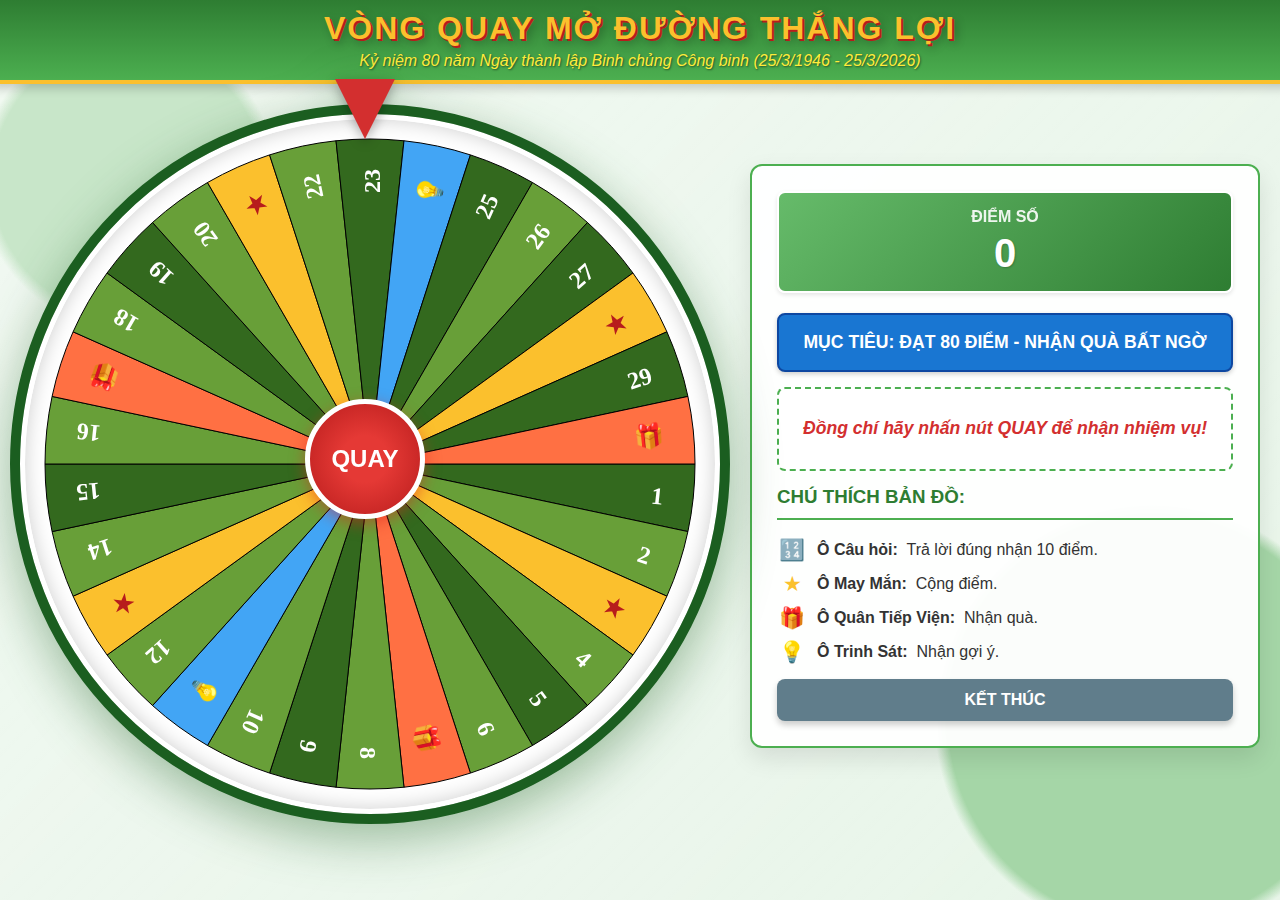
<file: ModuongthangloiV2.html>
<!DOCTYPE html>
<html lang="vi">
<head>
    <meta charset="UTF-8">
    <meta name="viewport" content="width=device-width, initial-scale=1.0">
    <title>Vòng Quay Mở Đường Thắng Lợi (Official Version)</title>
    <style>
        /* --- 1. CẤU HÌNH GIAO DIỆN (OFFLINE SAFE) --- */
        :root {
            --army-primary: #2e7d32;    
            --army-secondary: #4caf50;  
            --bg-color: #e8f5e9;        
            --vn-red: #d32f2f;          
            --vn-gold: #fbc02d;         
            --text-main: #1b5e20;       
            --panel-bg: rgba(255, 255, 255, 0.95); 
            --wheel-border: #1b5e20;
        }

        body {
            font-family: 'Segoe UI', Tahoma, Geneva, Verdana, sans-serif;
            margin: 0;
            padding: 0;
            background-color: var(--bg-color);
            background-image: 
                radial-gradient(circle at 10% 20%, #c8e6c9 10%, transparent 11%),
                radial-gradient(circle at 90% 80%, #a5d6a7 15%, transparent 16%),
                radial-gradient(circle at 50% 50%, #fff 2%, transparent 3%),
                linear-gradient(135deg, rgba(255,255,255,0.4) 0%, transparent 100%);
            background-size: 100% 100%;
            color: var(--text-main);
            min-height: 100vh;
            display: flex;
            flex-direction: column;
            align-items: center;
            overflow-x: hidden;
            user-select: none;
        }

        #confettiCanvas {
            position: fixed;
            top: 0;
            left: 0;
            width: 100%;
            height: 100%;
            pointer-events: none;
            z-index: 99;
        }

        header {
            text-align: center;
            padding: 10px;
            background: linear-gradient(to bottom, var(--army-primary), var(--army-secondary));
            width: 100%;
            border-bottom: 4px solid var(--vn-gold);
            margin-bottom: 10px;
            box-shadow: 0 4px 10px rgba(0,0,0,0.2);
            color: #fff;
            position: relative;
            z-index: 10;
        }

        h1 {
            margin: 0;
            text-transform: uppercase;
            font-size: 2rem;
            color: var(--vn-gold);
            text-shadow: 2px 2px 0px #b71c1c, 4px 4px 10px rgba(0,0,0,0.3);
            letter-spacing: 2px;
            font-weight: 900;
        }

        .subtitle {
            font-size: 1rem;
            color: #ffeb3b;
            margin-top: 5px;
            font-style: italic;
            font-weight: 500;
            text-shadow: 1px 1px 2px rgba(0,0,0,0.5);
        }

        /* --- LAYOUT CHÍNH (CĂN GIỮA) --- */
        .game-container {
            display: flex;
            flex-wrap: wrap;
            justify-content: center;
            align-items: flex-start;
            gap: 40px;
            padding: 20px;
            width: 100%;
            max-width: 1400px; 
            box-sizing: border-box;
            position: relative;
            z-index: 10;
        }

        /* --- VÒNG QUAY (KÍCH THƯỚC CHUẨN 690px) --- */
        .wheel-wrapper {
            position: relative;
            width: 690px; 
            height: 690px; 
            filter: drop-shadow(0 15px 25px rgba(27, 94, 32, 0.4));
            max-width: 90vw;
            max-height: 90vw;
            flex-shrink: 0;
        }

        canvas#wheelCanvas {
            width: 100%;
            height: 100%;
            border-radius: 50%;
            border: 5px solid #fff; 
            outline: 10px solid var(--wheel-border); 
            box-shadow: inset 0 0 20px rgba(0,0,0,0.2);
            background: #fff;
        }

        .pointer {
            position: absolute;
            top: -35px; 
            left: 50%;
            transform: translateX(-50%);
            width: 0;
            height: 0;
            border-left: 30px solid transparent;
            border-right: 30px solid transparent;
            border-top: 60px solid var(--vn-red);
            z-index: 10;
            filter: drop-shadow(0 4px 6px rgba(0,0,0,0.3));
        }

        /* Nút quay QUAY */
        .spin-btn {
            position: absolute;
            top: 50%;
            left: 50%;
            transform: translate(-50%, -50%);
            width: 120px; 
            height: 120px;
            border-radius: 50%;
            background: radial-gradient(circle, #e53935 30%, #b71c1c 100%);
            border: 5px solid #fff;
            color: #fff;
            font-weight: 900;
            font-size: 1.5rem;
            cursor: pointer;
            box-shadow: 0 5px 15px rgba(218, 37, 29, 0.5);
            z-index: 20;
            transition: all 0.2s;
            text-transform: uppercase;
            outline: none;
            display: flex;
            align-items: center;
            justify-content: center;
        }

        .spin-btn:active { transform: translate(-50%, -50%) scale(0.95); }
        .spin-btn:disabled { background: #9e9e9e; cursor: not-allowed; box-shadow: none; border-color: #e0e0e0; }

        /* --- BẢNG THÔNG TIN --- */
        .info-panel {
            flex: 1;
            min-width: 300px;
            max-width: 500px; 
            background: var(--panel-bg);
            border: 2px solid var(--army-secondary);
            border-radius: 12px;
            padding: 25px;
            box-shadow: 0 10px 25px rgba(0,0,0,0.1);
            display: flex;
            flex-direction: column;
            gap: 15px;
            margin-top: 50px;
        }

        .stats-grid {
            display: grid;
            grid-template-columns: 1fr; 
            gap: 15px;
        }

        .score-box {
            background: linear-gradient(135deg, #66bb6a, #2e7d32);
            padding: 15px;
            border-radius: 8px;
            text-align: center;
            color: #fff;
            border: 2px solid #fff;
            box-shadow: 0 2px 4px rgba(0,0,0,0.1);
        }

        .label-text { font-size: 1rem; text-transform: uppercase; opacity: 0.9; font-weight: bold; display: block; margin-bottom: 5px; }
        .value-text { font-size: 2.5rem; font-weight: bold; text-shadow: 1px 1px 2px rgba(0,0,0,0.2); }

        /* --- DÒNG THÔNG BÁO MỤC TIÊU --- */
        .lives-box {
            text-align: center;
            color: #fff;
            font-weight: bold;
            font-size: 1.1rem;
            margin-top: 5px;
            background: #1976d2; 
            padding: 15px;
            border-radius: 8px;
            border: 2px solid #0d47a1;
            box-shadow: 0 2px 5px rgba(0,0,0,0.2);
            text-transform: uppercase;
            line-height: 1.4;
            animation: pulse 2s infinite;
        }
        @keyframes pulse { 0% {transform: scale(1);} 50% {transform: scale(1.02);} 100% {transform: scale(1);} }

        .status-box {
            background: #fff;
            padding: 15px;
            border-radius: 8px;
            text-align: center;
            font-style: italic;
            color: var(--vn-red);
            font-weight: bold;
            font-size: 1.1rem;
            min-height: 50px;
            display: flex;
            align-items: center;
            justify-content: center;
            border: 2px dashed var(--army-secondary);
        }

        .legend-box h3 { border-bottom: 2px solid var(--army-secondary); padding-bottom: 10px; margin-top: 0; color: var(--army-primary); }
        .legend-list { list-style: none; padding: 0; margin: 0; }
        .legend-list li { margin-bottom: 10px; display: flex; align-items: center; color: #333; font-weight: 500; }
        .legend-icon { margin-right: 10px; font-size: 1.3rem; min-width: 30px; text-align: center; }

        .btn-finish {
            width: 100%;
            margin-top: 5px;
            padding: 12px;
            background: #607d8b;
            color: white;
            border: none;
            border-radius: 8px;
            cursor: pointer;
            font-weight: bold;
            font-size: 1rem;
            transition: 0.3s;
            box-shadow: 0 4px 6px rgba(0,0,0,0.2);
            text-transform: uppercase;
        }
        .btn-finish:hover {
            background: #455a64;
            transform: translateY(-2px);
        }

        /* --- MODALS --- */
        .modal-overlay {
            position: fixed;
            top: 0;
            left: 0;
            width: 100%;
            height: 100%;
            background: rgba(0,0,0,0.6);
            z-index: 100;
            display: none;
            justify-content: center;
            align-items: center;
            padding: 20px;
            backdrop-filter: blur(5px);
        }

        .modal-content {
            background: #fff;
            color: #333;
            width: 100%;
            max-width: 800px;
            border-radius: 15px;
            overflow: hidden;
            box-shadow: 0 20px 50px rgba(0,0,0,0.3);
            animation: zoomIn 0.3s cubic-bezier(0.175, 0.885, 0.32, 1.275);
            position: relative;
            border: 1px solid #ddd;
            max-height: 90vh;
            overflow-y: auto;
        }

        @keyframes zoomIn { from { transform: scale(0.8); opacity: 0; } to { transform: scale(1); opacity: 1; } }

        .modal-header {
            background: var(--army-primary);
            color: #fff;
            padding: 15px;
            font-size: 1.3rem;
            font-weight: bold;
            text-transform: uppercase;
            border-bottom: 4px solid var(--vn-gold);
            text-align: center;
            letter-spacing: 1px;
        }

        .modal-body { padding: 25px; background: #fafafa; }

        #timerDisplay {
            font-size: 3rem;
            color: #d32f2f;
            font-weight: 900;
            text-align: center;
            margin-bottom: 15px;
            text-shadow: 1px 1px 2px rgba(0,0,0,0.2);
            animation: pulseTimer 1s infinite;
        }
        @keyframes pulseTimer { 0% {transform: scale(1);} 50% {transform: scale(1.05);} 100% {transform: scale(1);} }

        .question-text { font-size: 1.3rem; font-weight: bold; margin-bottom: 25px; color: var(--text-main); line-height: 1.5; text-align: justify; }

        .options-grid { display: grid; grid-template-columns: 1fr 1fr; gap: 15px; }

        .option-btn {
            background: #fff;
            border: 2px solid #bdbdbd;
            padding: 15px;
            border-radius: 10px;
            font-size: 1.1rem;
            cursor: pointer;
            transition: all 0.2s;
            text-align: left;
            font-family: 'Segoe UI', sans-serif;
            color: #424242;
            box-shadow: 0 2px 5px rgba(0,0,0,0.05);
        }

        .option-btn:hover:not(:disabled) {
            background: #e8f5e9;
            border-color: var(--army-primary);
            color: var(--army-primary);
            transform: translateY(-2px);
            box-shadow: 0 4px 8px rgba(0,0,0,0.1);
        }

        .hint-btn {
            background: #ff9800; color: white; border: none; border-radius: 50px; padding: 12px 25px;
            margin-bottom: 20px; cursor: pointer; font-weight: bold; display: flex; align-items: center; justify-content: center;
            gap: 10px; box-shadow: 0 4px 6px rgba(0,0,0,0.2); width: 100%; font-size: 1.1rem;
        }
        .hint-btn:hover { background: #f57c00; transform: translateY(-2px); }

        .correct { background: #c8e6c9 !important; color: #1b5e20 !important; border-color: #2e7d32 !important; font-weight: bold; }
        .wrong { background: #ffcdd2 !important; color: #b71c1c !important; border-color: #c62828 !important; }

        .result-message { margin-top: 20px; font-weight: 900; font-size: 1.3rem; text-align: center; min-height: 40px; padding: 10px; }

        .explanation-box {
            display: none; margin-top: 15px; padding: 15px; background-color: #fff9c4;
            border-left: 5px solid #fbc02d; color: #5d4037; text-align: justify; line-height: 1.5; font-size: 1.1rem; border-radius: 4px;
        }

        .close-modal-btn {
            display: none; margin: 20px auto 0; padding: 10px 40px; background: var(--army-primary); color: #fff;
            border: none; border-radius: 50px; cursor: pointer; font-size: 1.1rem; font-weight: bold;
            text-transform: uppercase; transition: 0.3s; box-shadow: 0 4px 6px rgba(0,0,0,0.2);
        }
        .close-modal-btn:hover { background: var(--army-secondary); transform: translateY(-2px); }
        .close-modal-btn.game-over-btn { background: var(--vn-red); animation: shake 0.5s; }

        .special-icon { font-size: 5rem; display: block; text-align: center; margin-bottom: 15px; animation: bounce 1.5s infinite; }
        @keyframes bounce { 0%, 100% { transform: translateY(0); } 50% { transform: translateY(-20px); } }
        @keyframes shake { 0% { transform: translateX(0); } 25% { transform: translateX(-5px); } 50% { transform: translateX(5px); } 100% { transform: translateX(0); } }

        .review-summary { text-align: center; margin-bottom: 20px; font-size: 1.2rem; }
        .final-rank-display { font-size: 2rem; color: var(--vn-red); font-weight: bold; text-transform: uppercase; display: block; margin: 10px 0; }

        .rank-up-anim { animation: pulse 0.5s 3; color: #fbc02d !important; }
        @keyframes pulse { 0% { transform: scale(1); } 50% { transform: scale(1.2); } 100% { transform: scale(1); } }

        @media (max-width: 900px) {
            .game-container { flex-direction: column; align-items: center; }
            .wheel-wrapper { width: 90vw; height: 90vw; }
            .spin-btn { width: 20vw; height: 20vw; font-size: 1rem; }
            .options-grid { grid-template-columns: 1fr; }
            h1 { font-size: 1.5rem; }
            .subtitle { font-size: 0.9rem; }
            .stats-grid { grid-template-columns: 1fr 1fr; }
        }
    </style>
</head>
<body>

    <canvas id="confettiCanvas"></canvas>

    <header>
        <h1>VÒNG QUAY MỞ ĐƯỜNG THẮNG LỢI</h1>
        <div class="subtitle">Kỷ niệm 80 năm Ngày thành lập Binh chủng Công binh (25/3/1946 - 25/3/2026)</div>
    </header>

    <div class="game-container">
        <!-- Vòng quay lớn 690px -->
        <div class="wheel-wrapper">
            <div class="pointer"></div>
            <canvas id="wheelCanvas" width="690" height="690"></canvas>
            <button class="spin-btn" id="spinBtn" onclick="spinWheel()">QUAY</button>
        </div>

        <!-- Bảng thông tin -->
        <div class="info-panel">
            <div class="stats-grid">
                <div class="score-box">
                    <span class="label-text">Điểm số</span>
                    <span class="value-text" id="scoreValue">0</span>
                </div>
            </div>
            
            <!-- DÒNG THÔNG BÁO MỤC TIÊU -->
            <div class="lives-box">
                MỤC TIÊU: ĐẠT 80 ĐIỂM - NHẬN QUÀ BẤT NGỜ
            </div>

            <div class="status-box" id="statusLog">
                Đồng chí hãy nhấn nút QUAY để nhận nhiệm vụ!
            </div>
            
            <div class="legend-box">
                <h3>CHÚ THÍCH BẢN ĐỒ:</h3>
                <ul class="legend-list">
                    <li><span class="legend-icon">🔢</span> <strong>Ô Câu hỏi:</strong>&nbsp; Trả lời đúng nhận 10 điểm.</li>
                    <li><span class="legend-icon" style="color: #fbc02d">★</span> <strong>Ô May Mắn:</strong>&nbsp; Cộng điểm.</li>
                    <li><span class="legend-icon">🎁</span> <strong>Ô Quân Tiếp Viện:</strong>&nbsp; Nhận quà.</li>
                    <li><span class="legend-icon">💡</span> <strong>Ô Trinh Sát:</strong>&nbsp; Nhận gợi ý.</li>
                </ul>
                <button class="btn-finish" onclick="finishGameSession()">KẾT THÚC</button>
            </div>
        </div>
    </div>

    <!-- MODALS -->
    <div id="questionModal" class="modal-overlay">
        <div class="modal-content">
            <div class="modal-header">
                NHIỆM VỤ TÁC CHIẾN
            </div>
            <div class="modal-body">
                <!-- Đồng hồ đếm ngược -->
                <div id="timerDisplay">⏳ 15</div>
                
                <div class="question-text" id="qText">Loading...</div>
                
                <!-- Nút sử dụng hint (mặc định ẩn) -->
                <button id="useHintBtn" class="hint-btn" onclick="useHint()" style="display:none;">
                    💡 SỬ DỤNG THẺ TRINH SÁT (50/50)
                </button>

                <div class="options-grid" id="qOptions"></div>
                <div class="result-message" id="qResult"></div>
                <div class="explanation-box" id="explanationBox">
                    <strong>💡 GIẢI THÍCH CHI TIẾT:</strong><br>
                    <span id="explanationText"></span>
                </div>
                <button class="close-modal-btn" id="continueBtn" onclick="closeModal()">Tiếp tục hành quân</button>
            </div>
        </div>
    </div>

    <div id="alertModal" class="modal-overlay">
        <div class="modal-content" style="max-width: 500px; text-align: center;">
            <div class="modal-header" style="background: var(--army-secondary);">THÔNG BÁO TỪ SỞ CHỈ HUY</div>
            <div class="modal-body">
                <div class="special-icon" id="alertIcon">★</div>
                <h2 id="alertTitle" style="color: var(--army-primary); margin: 10px 0;">TIÊU ĐỀ</h2>
                <p id="alertMsg" style="font-size: 1.2rem; color: #555;">Nội dung</p>
                <button class="close-modal-btn" style="display: inline-block;" onclick="closeAlert()">Rõ!</button>
            </div>
        </div>
    </div>

    <div id="reviewModal" class="modal-overlay">
        <div class="modal-content">
            <div class="modal-header" id="reviewHeader" style="background: #1976d2;">TỔNG KẾT CHIẾN DỊCH</div>
            <div class="modal-body">
                <div class="review-summary">
                    <p id="reviewMessage">Đồng chí đã hoàn thành nhiệm vụ!</p>
                    <p>Tổng điểm: <strong id="finalScore" style="color: #2e7d32;">0</strong></p>
                    <p>Số câu đúng: <strong id="finalCorrect">0</strong> | Số câu sai: <strong id="finalWrong">0</strong></p>
                </div>
                <div style="text-align: center;">
                    <button onclick="resetGameSession()" style="padding: 15px 30px; background: var(--vn-red); color: white; border: none; border-radius: 50px; font-weight: bold; font-size: 1.2rem; cursor: pointer;">CHƠI LƯỢT MỚI</button>
                </div>
            </div>
        </div>
    </div>

    <script>
        class SoundManager {
            constructor() {
                try {
                    this.ctx = new (window.AudioContext || window.webkitAudioContext)();
                } catch(e) { console.log("AudioContext not supported"); }
            }

            playTone(freq, type, duration, startTime = 0) {
                if(!this.ctx) return;
                const osc = this.ctx.createOscillator();
                const gain = this.ctx.createGain();
                osc.type = type;
                osc.frequency.value = freq;
                osc.connect(gain);
                gain.connect(this.ctx.destination);
                osc.start(this.ctx.currentTime + startTime);
                gain.gain.exponentialRampToValueAtTime(0.00001, this.ctx.currentTime + startTime + duration);
                osc.stop(this.ctx.currentTime + startTime + duration);
            }

            playSpin() { this.playTone(600, 'triangle', 0.05); }
            playCorrect() { 
                this.playTone(523.25, 'sine', 0.1, 0); 
                this.playTone(659.25, 'sine', 0.4, 0.1); 
            }
            playWrong() { 
                this.playTone(150, 'sawtooth', 0.3);
                this.playTone(100, 'sawtooth', 0.3, 0.2); 
            }
            playReward() { 
                this.playTone(523.25, 'square', 0.2, 0);
                this.playTone(659.25, 'square', 0.2, 0.2);
                this.playTone(783.99, 'square', 0.4, 0.4);
            }
        }
        const soundMgr = new SoundManager();

        const wheelSegments = [
            { type: "question" }, { type: "question" }, { type: "lucky" }, { type: "question" }, { type: "question" }, 
            { type: "question" }, { type: "gift" }, { type: "question" }, { type: "question" }, { type: "question" },
            { type: "hint" }, { type: "question" }, { type: "lucky" }, { type: "question" }, { type: "question" },
            { type: "question" }, { type: "gift" }, { type: "question" }, { type: "question" }, { type: "question" },
            { type: "lucky" }, { type: "question" }, { type: "question" }, { type: "hint" }, { type: "question" },
            { type: "question" }, { type: "question" }, { type: "lucky" }, { type: "question" }, { type: "gift" }
        ];

        /* --- NGÂN HÀNG CÂU HỎI TỪ FILE VQ.DOCX (Đã xóa câu Thổ Nhĩ Kỳ, Thập kỷ, Trần Cừ, Army Games) --- */
        const baseQuestions = [
            { text: "Tiền thân sơ khai nhất của Bộ đội Công binh Việt Nam được gọi là gì?", options: ["Đội Cứu quốc quân", "Đội quân thợ", "Đội Tuyên truyền Giải phóng quân", "Đội Du kích Bắc Sơn"], correct: 1, explanation: "Đáp án đúng: B. Đội quân thợ" },
            { text: "Ngày truyền thống của Binh chủng Công binh là ngày tháng năm nào?", options: ["22/12/1944", "02/9/1945", "25/3/1946", "19/12/1946"], correct: 2, explanation: "Đáp án đúng: C. 25/3/1946" },
            { text: "Chủ tịch Hồ Chí Minh đã ký Sắc lệnh số bao nhiêu để thành lập Cục Công binh (thuộc Bộ Tổng Tham mưu)?", options: ["Sắc lệnh 34/SL", "Sắc lệnh 102/SL", "Sắc lệnh 15/SL", "Sắc lệnh 50/SL"], correct: 0, explanation: "Đáp án đúng: A. Sắc lệnh 34/SL" },
            { text: "Nhiệm vụ chính của các \"Đội quân thợ\" trong giai đoạn tiền khởi nghĩa và Cách mạng tháng Tám là gì?", options: ["Trực tiếp chiến đấu với địch", "Vận chuyển lương thực", "Xây dựng lán trại, rèn đúc vũ khí, hướng dẫn nhân dân phá hoại đường sá", "Làm công tác binh vận"], correct: 2, explanation: "Đáp án đúng: C. Xây dựng lán trại, rèn đúc vũ khí, hướng dẫn nhân dân phá hoại đường sá" },
            { text: "Trong 60 ngày đêm khói lửa tại Hà Nội (1946), Bộ đội Công binh đã sử dụng chiến thuật gì để ngăn cản địch?", options: ["Chiến tranh du kích", "Tiêu thổ kháng chiến, xây dựng vật cản, trận địa đường phố", "Đánh vận động chiến", "Pháo kích từ xa"], correct: 1, explanation: "Đáp án đúng: B. Tiêu thổ kháng chiến, xây dựng vật cản, trận địa đường phố" },
            { text: "Chiến dịch nào vào năm 1947 mà Bộ đội Công binh đã góp phần bẻ gãy chiến lược \"đánh nhanh, thắng nhanh\" của Pháp?", options: ["Chiến dịch Biên giới", "Chiến dịch Việt Bắc", "Chiến dịch Hoàng Hoa Thám", "Chiến dịch Tây Bắc"], correct: 1, explanation: "Đáp án đúng: B. Chiến dịch Việt Bắc" },
            { text: "Khẩu hiệu hành động bắt đầu hình thành rõ nét của Bộ đội Công binh trong giai đoạn 1948-1950 là gì?", options: ["Quyết tử cho Tổ quốc quyết sinh", "Đi trước, về sau", "Thần tốc, táo bạo", "Xẻ dọc Trường Sơn đi cứu nước"], correct: 1, explanation: "Đáp án đúng: B. Đi trước, về sau" },
            { text: "Bức thư Bác Hồ gửi Hội nghị Cán bộ Công binh toàn quốc lần thứ nhất vào năm nào?", options: ["Năm 1945", "Năm 1946", "Năm 1947", "Năm 1948"], correct: 1, explanation: "Đáp án đúng: B. Năm 1946" },
            { text: "Lá cờ thêu bốn chữ vàng \"MỞ ĐƯỜNG THẮNG LỢI\" được Bác Hồ tặng cho Bộ đội Công binh sau chiến dịch nào?", options: ["Chiến dịch Biên giới", "Chiến dịch Tây Bắc", "Chiến dịch Điện Biên Phủ", "Chiến dịch Thượng Lào"], correct: 1, explanation: "Đáp án đúng: B. Chiến dịch Tây Bắc" },
            { text: "Bác Hồ tặng lá cờ \"MỞ ĐƯỜNG THẮNG LỢI\" cho Bộ đội Công binh vào năm nào?", options: ["Năm 1950", "Năm 1951", "Năm 1952", "Năm 1954"], correct: 2, explanation: "Đáp án đúng: C. Năm 1952" },
            { text: "Trong chiến cuộc Đông Xuân 1953-1954, Bộ đội Công binh đã bắc cầu phao nào bằng vật liệu tại chỗ để Đại đoàn 308 vượt sông Đà?", options: ["Cầu phao Bến Thủy", "Cầu phao Tạ Khoa", "Cầu phao Hàm Rồng", "Cầu phao Chương Dương"], correct: 1, explanation: "Đáp án đúng: B. Cầu phao Tạ Khoa" },
            { text: "Tại chiến dịch Điện Biên Phủ, nhiệm vụ đầu tiên được xem là kỳ tích về ý chí của Bộ đội Công binh là gì?", options: ["Đào hầm sở chỉ huy", "Mở đường kéo pháo", "Rà phá bom mìn", "Xây dựng sân bay"], correct: 1, explanation: "Đáp án đúng: B. Mở đường kéo pháo" },
            { text: "Trong chiến dịch Điện Biên Phủ, Bộ đội Công binh đã xây dựng hệ thống gì để vây lấn, chia cắt quân địch?", options: ["Hệ thống lô cốt bê tông", "Hệ thống hàng rào", "Hệ thống giao thông hào, chiến hào", "Hệ thống tháp canh"], correct: 2, explanation: "Đáp án đúng: C. Hệ thống giao thông hào, chiến hào" },
            { text: "Khối bộc phá được kích nổ tại đồi A1 (Điện Biên Phủ) có trọng lượng khoảng bao nhiêu?", options: ["500kg", "1.000kg (chính xác là 960kg)", "2.000kg", "200kg"], correct: 1, explanation: "Đáp án đúng: B. 1.000kg (chính xác là 960kg)" },
            { text: "Ngày chiến thắng Điện Biên Phủ là ngày 07/5 của năm nào?", options: ["Năm 1953", "Năm 1954", "Năm 1955", "Năm 1956"], correct: 1, explanation: "Đáp án đúng: B. Năm 1954" },
            { text: "Đoàn 559 (Bộ đội Trường Sơn) được thành lập vào năm nào, mở đầu cho tuyến đường mòn Hồ Chí Minh huyền thoại?", options: ["Năm 1954", "Năm 1959", "Năm 1960", "Năm 1965"], correct: 1, explanation: "Đáp án đúng: B. Năm 1959" },
            { text: "Khẩu hiệu nổi tiếng của Bộ đội Công binh trên mặt trận giao thông vận tải miền Bắc thời chống Mỹ là gì?", options: ["Xe chưa qua nhà không tiếc", "Sống bám cầu, bám đường, chết kiên cường dũng cảm", "Một tấc không đi, một ly không rời", "Nhằm thẳng quân thù mà bắn"], correct: 1, explanation: "Đáp án đúng: B. Sống bám cầu, bám đường, chết kiên cường dũng cảm" },
            { text: "Để vận chuyển xăng dầu vào chiến trường miền Nam, Bộ đội Công binh Trường Sơn đã xây dựng hệ thống gì?", options: ["Đường sắt xuyên rừng", "Hệ thống đường ống xăng dầu", "Đội xe bồn chuyên dụng", "Hệ thống kênh rạch"], correct: 1, explanation: "Đáp án đúng: B. Hệ thống đường ống xăng dầu" },
            { text: "Trong cuộc Tổng tiến công và nổi dậy Mùa Xuân 1975, yếu tố nào được bảo đảm bằng xương máu của Công binh?", options: ["Yếu tố bí mật", "Yếu tố ngoại giao", "Yếu tố thần tốc", "Yếu tố hậu cần"], correct: 2, explanation: "Đáp án đúng: C. Yếu tố thần tốc" },
            { text: "Cây cầu nào đã được Công binh Sư đoàn 473 lao dầm thần tốc để bảo đảm cho Sư đoàn 325 giải phóng Đà Nẵng năm 1975?", options: ["Cầu Rồng", "Cầu Mụ Bố", "Cầu Tràng Tiền", "Cầu Hiền Lương"], correct: 1, explanation: "Đáp án đúng: B. Cầu Mụ Bố" },
            { text: "Tại hướng Tây Nam Sài Gòn năm 1975, Bộ đội Công binh đã dùng phương tiện gì đưa Đoàn 232 vượt sông Vàm Cỏ Đông?", options: ["Cầu phao PMP", "Phà GSP", "Thuyền gỗ, ghe xuồng của nhân dân", "Trực thăng vận"], correct: 2, explanation: "Đáp án đúng: C. Thuyền gỗ, ghe xuồng của nhân dân" },
            { text: "Trong chiến tranh bảo vệ biên giới Tây Nam, Bộ đội Công binh đã giúp nước bạn Campuchia thoát khỏi chế độ nào?", options: ["Chế độ thực dân cũ", "Chế độ diệt chủng Pôn Pốt", "Chế độ phong kiến", "Chế độ phát xít"], correct: 1, explanation: "Đáp án đúng: B. Chế độ diệt chủng Pôn Pốt" },
            { text: "Tuyến phòng thủ biên giới Thái Lan - Campuchia mà Bộ đội Công binh xây dựng giúp bạn được gọi là gì?", options: ["Tuyến K1", "Tuyến K5", "Tuyến Củ Chi", "Tuyến Mê Kông"], correct: 1, explanation: "Đáp án đúng: B. Tuyến K5" },
            { text: "Chiến tranh bảo vệ biên giới phía Bắc nổ ra vào tháng 2 của năm nào?", options: ["Năm 1975", "Năm 1978", "Năm 1979", "Năm 1980"], correct: 2, explanation: "Đáp án đúng: C. Năm 1979" },
            { text: "Tại mặt trận Vị Xuyên (Hà Giang), nhiệm vụ chính của Bộ đội Công binh là gì?", options: ["Xây dựng cầu phao vượt sông", "Khoét núi làm hầm, xây dựng công sự kiên cố trên đá", "Lái xe tăng tấn công", "Trinh sát đường không"], correct: 1, explanation: "Đáp án đúng: B. Khoét núi làm hầm, xây dựng công sự kiên cố trên đá" },
            { text: "Công trình thủy điện lớn nhất Đông Nam Á thời điểm 1979-1989 mà Bộ đội Công binh tham gia xây dựng là gì?", options: ["Thủy điện Sơn La", "Thủy điện Hòa Bình", "Thủy điện Yaly", "Thủy điện Lai Châu"], correct: 1, explanation: "Đáp án đúng: B. Thủy điện Hòa Bình" },
            { text: "Công trình Nhà giàn DK1/15 được hoàn thành nâng cấp vào năm nào?", options: ["Năm 2000", "Năm 2011", "Năm 2015", "Năm 2020"], correct: 1, explanation: "Đáp án đúng: B. Năm 2011" },
            { text: "Cầu phao qua sông Hồng được Bộ đội Công binh bắc để đảm bảo giao thông khi sửa chữa cầu Thăng Long vào năm nào?", options: ["Năm 2005", "Năm 2009-2010", "Năm 2015", "Năm 2018"], correct: 1, explanation: "Đáp án đúng: B. Năm 2009-2010" },
            { text: "Vụ giải cứu 12 công nhân sập hầm thủy điện Đạ Dâng diễn ra vào năm nào?", options: ["Năm 2010", "Năm 2012", "Năm 2014", "Năm 2016"], correct: 2, explanation: "Đáp án đúng: C. Năm 2014" },
            { text: "Phương pháp quyết định giúp giải cứu thành công nạn nhân vụ sập hầm Đạ Dâng là gì?", options: ["Đào từ cửa hầm chính vào", "Khoan từ trên đỉnh đồi xuống", "Mở đường hầm ngách (đi tắt) đâm ngang vào vị trí nạn nhân", "Bơm nước ra ngoài"], correct: 2, explanation: "Đáp án đúng: C. Mở đường hầm ngách (đi tắt) đâm ngang vào vị trí nạn nhân" },
            { text: "Việt Nam chính thức cử Đội Công binh số 1 tham gia Phái bộ Gìn giữ hòa bình Liên Hợp Quốc vào năm nào?", options: ["Năm 2018", "Năm 2020", "Năm 2022", "Năm 2024"], correct: 2, explanation: "Đáp án đúng: C. Năm 2022" },
            { text: "Đội Công binh Việt Nam tham gia Phái bộ An ninh lâm thời của Liên Hợp Quốc tại khu vực nào?", options: ["Nam Sudan", "Cộng hòa Trung Phi", "Abyei", "Haiti"], correct: 2, explanation: "Đáp án đúng: C. Abyei" },
            { text: "Năm 2023, Bộ đội Công binh Việt Nam đã tham gia cứu hộ thảm họa động đất tại quốc gia nào?", options: ["Nhật Bản", "Thổ Nhĩ Kỳ", "Nepal", "Indonesia"], correct: 1, explanation: "Đáp án đúng: B. Thổ Nhĩ Kỳ" },
            { text: "Tính đến hết năm 2024, Binh chủng Công binh đã vinh dự được tuyên dương danh hiệu Anh hùng Lực lượng Vũ trang Nhân dân mấy lần?", options: ["1 lần", "2 lần", "3 lần", "4 lần"], correct: 1, explanation: "Đáp án đúng: B. 2 lần" },
            { text: "Binh chủng Công binh đón nhận danh hiệu Anh hùng LLVTND lần thứ hai vào năm nào?", options: ["Năm 2000", "Năm 2004", "Năm 2010", "Năm 2014"], correct: 3, explanation: "Đáp án đúng: D. Năm 2014" },
            { text: "Tính đến hết năm 2024, toàn Binh chủng có bao nhiêu cá nhân được phong tặng, truy tặng danh hiệu Anh hùng LLVTND?", options: ["50 cá nhân", "60 cá nhân", "70 cá nhân", "80 cá nhân"], correct: 3, explanation: "Đáp án đúng: D. 80 cá nhân" },
            { text: "Loại khí tài hiện đại nào được mệnh danh là \"khủng long trên sông\" giúp Bộ đội Công binh đưa xe tăng vượt sông?", options: ["Phà GSP", "Xuồng cao tốc", "Bè mảng", "Tàu vận tải"], correct: 0, explanation: "Đáp án đúng: A. Phà GSP" },
            { text: "Bác Hồ đã bí mật đến thăm bộ đội Công binh diễn tập bắc cầu phao sông Hồng vào năm nào?", options: ["Năm 1960", "Năm 1965", "Năm 1966", "Năm 1968"], correct: 2, explanation: "Đáp án đúng: C. Năm 1966" },
            { text: "Địa hình chủ yếu tại mặt trận Vị Xuyên mà Công binh phải thi công hầm hào là gì?", options: ["Đất thịt", "Cát", "Đá tai mèo", "Đầm lầy"], correct: 2, explanation: "Đáp án đúng: C. Đá tai mèo" },
            { text: "Chiến dịch nào năm 1950 đánh dấu bước ngoặt Công binh từ \"phá hoại\" sang \"bảo đảm\" giao thông quy mô lớn?", options: ["Chiến dịch Việt Bắc", "Chiến dịch Biên giới", "Chiến dịch Hòa Bình", "Chiến dịch Tây Bắc"], correct: 1, explanation: "Đáp án đúng: B. Chiến dịch Biên giới" },
            { text: "Câu nói \"Mạch máu giao thông\" được Bác Hồ ví von để nói về tầm quan trọng của cái gì?", options: ["Các dòng sông", "Cầu đường", "Hệ thống thông tin liên lạc", "Hệ thống đường ống"], correct: 1, explanation: "Đáp án đúng: B. Cầu đường" },
            { text: "Hội nghị quân sự cách mạng Bắc Kỳ (tháng 4/1945) đã tổ chức tại đâu?", options: ["Tân Trào, Tuyên Quang", "Hiệp Hòa, Bắc Giang", "Pác Bó, Cao Bằng", "Định Hóa, Thái Nguyên"], correct: 1, explanation: "Đáp án đúng: B. Hiệp Hòa, Bắc Giang" },
            { text: "Một trong những quyết định quan trọng của Hội nghị quân sự cách mạng Bắc Kỳ đặt nền móng cho Binh chủng Công binh là gì?", options: ["Thành lập các đội du kích", "Thành lập các đội quân thợ", "Thành lập các đội tự vệ đỏ", "Thành lập các đội tải lương"], correct: 1, explanation: "Đáp án đúng: B. Thành lập các đội quân thợ" },
            { text: "Theo Sắc lệnh 34/SL, Cục Công binh thuộc cơ quan nào?", options: ["Bộ Quốc phòng", "Bộ Tổng Tham mưu", "Tổng cục Chính trị", "Tổng cục Hậu cần"], correct: 1, explanation: "Đáp án đúng: B. Bộ Tổng Tham mưu" },
            { text: "Trong những ngày đầu Toàn quốc kháng chiến tại Hà Nội, Bộ đội Công binh đã phá sập những cây cầu nào để ngăn địch?", options: ["Cầu Long Biên, Cầu Đuống", "Cầu Chương Dương, Cầu Thăng Long", "Cầu Hàm Rồng, Cầu Ghép", "Cầu Hiền Lương, Cầu Thanh Trì"], correct: 0, explanation: "Đáp án đúng: A. Cầu Long Biên, Cầu Đuống" },
            { text: "Hình ảnh \"Đắp cản Bến Cát\" trên đường 13 (năm 1950) diễn ra ở chiến trường nào?", options: ["Việt Bắc", "Tây Bắc", "Nam Bộ", "Tây Nguyên"], correct: 2, explanation: "Đáp án đúng: C. Nam Bộ" },
            { text: "Trong Chiến dịch Việt Bắc Thu - Đông 1947, Bộ đội Công binh đã phá hoại các tuyến sông nào để ngăn tàu địch?", options: ["Sông Hồng, Sông Đà", "Sông Lô, Sông Gâm", "Sông Mã, Sông Chu", "Sông Cầu, Sông Thương"], correct: 1, explanation: "Đáp án đúng: B. Sông Lô, Sông Gâm" },
            { text: "Trong Chiến dịch Biên giới 1950, loại cầu nào được Công binh sáng tạo sử dụng phổ biến tại Phiềng Cọn?", options: ["Cầu bê tông cốt thép", "Cầu phao tre nứa", "Cầu treo dây văng", "Cầu dầm thép"], correct: 1, explanation: "Đáp án đúng: B. Cầu phao tre nứa" },
            { text: "Con đường được Bộ đội Công binh mở mới và sửa chữa chủ yếu trong Chiến dịch Tây Bắc (1952) nối liền hai địa danh nào?", options: ["Hà Nội - Hòa Bình", "Yên Bái - Sơn La", "Thái Nguyên - Bắc Kạn", "Lạng Sơn - Cao Bằng"], correct: 1, explanation: "Đáp án đúng: B. Yên Bái - Sơn La" },
            { text: "Vật liệu chủ yếu để làm Cầu phao Tạ Khoa trong chiến cuộc Đông Xuân 1953-1954 là gì?", options: ["Phao thép", "Tre, gỗ, phuy xăng rỗng", "Bê tông", "Nhựa"], correct: 1, explanation: "Đáp án đúng: B. Tre, gỗ, phuy xăng rỗng" },
            { text: "Trung đoàn Công binh nào đóng vai trò nòng cốt trong nhiệm vụ mở đường kéo pháo tại Điện Biên Phủ?", options: ["Trung đoàn 151", "Trung đoàn 209", "Trung đoàn 174", "Trung đoàn 98"], correct: 0, explanation: "Đáp án đúng: A. Trung đoàn 151" },
            { text: "Tại Điện Biên Phủ, hệ thống giao thông hào của ta được ví như hình ảnh gì vây hãm quân địch?", options: ["Mạng nhện", "Vòi bạch tuộc", "Lưới thép", "Vòng kim cô"], correct: 1, explanation: "Đáp án đúng: B. Vòi bạch tuộc" },
            { text: "Những địa danh nào tại Điện Biên Phủ được mệnh danh là \"túi bom\", nơi Công binh phải ngày đêm phá bom nổ chậm?", options: ["Mường Phăng, Him Lam", "Ngã ba Cò Nòi, Đèo Pha Đin", "Hồng Cúm, Độc Lập", "Bản Kéo, Mường Thanh"], correct: 1, explanation: "Đáp án đúng: B. Ngã ba Cò Nòi, Đèo Pha Đin" },
            { text: "Ai là người trực tiếp chỉ huy việc đào hầm ngầm và đặt khối bộc phá tại đồi A1?", options: ["Phùng Thế Tài", "Nguyễn Phú Xuyên Khung", "Hoàng Cầm", "Lê Trọng Tấn"], correct: 1, explanation: "Đáp án đúng: B. Nguyễn Phú Xuyên Khung" },
            { text: "Trong kháng chiến chống Mỹ, Công binh miền Bắc đã sáng tạo ra loại cầu gì để tránh máy bay trinh sát của địch?", options: ["Cầu treo", "Cầu ngầm (dưới mặt nước)", "Cầu vòm", "Cầu quay"], correct: 1, explanation: "Đáp án đúng: B. Cầu ngầm (dưới mặt nước)" },
            { text: "Năm 1972, đế quốc Mỹ đã dùng loại vũ khí gì để phong tỏa cảng biển Hải Phòng mà Công binh Hải quân phải rà phá?", options: ["Bom Napalm", "Thủy lôi, bom từ trường", "Bom bi", "Chất độc hóa học"], correct: 1, explanation: "Đáp án đúng: B. Thủy lôi, bom từ trường" },
            { text: "Căn cứ Hầm D67 (Hoàng thành Thăng Long) được Bộ đội Công binh xây dựng nhằm mục đích gì?", options: ["Kho chứa vũ khí", "Hầm chỉ huy cho Bộ Chính trị và Quân ủy Trung ương", "Bệnh viện dã chiến", "Nơi trú ẩn cho nhân dân"], correct: 1, explanation: "Đáp án đúng: B. Hầm chỉ huy cho Bộ Chính trị và Quân ủy Trung ương" },
            { text: "Hệ thống Đường mòn Hồ Chí Minh có tổng chiều dài ước tính khoảng bao nhiêu ki-lô-mét?", options: ["10.000 km", "15.000 km", "20.000 km", "25.000 km"], correct: 2, explanation: "Đáp án đúng: C. 20.000 km" },
            { text: "Tại Chiến dịch Hồ Chí Minh 1975, Sư đoàn 473 đã lao cầu Mụ Bố qua sông nào?", options: ["Sông Hương", "Sông Hàn", "Sông Thu Bồn", "Sông Trà Khúc"], correct: 2, explanation: "Đáp án đúng: C. Sông Thu Bồn" },
            { text: "Trong chiến tranh biên giới Tây Nam, khí tài vượt sông hiện đại nào được sử dụng để đưa xe tăng qua sông Pông Chăm?", options: ["Phà GSP, cầu phao PMP", "Thuyền độc mộc", "Bè mảng tự chế", "Cầu treo"], correct: 0, explanation: "Đáp án đúng: A. Phà GSP, cầu phao PMP" },
            { text: "\"K5\" là tên gọi tắt của công trình phòng thủ nào do Bộ đội Công binh xây dựng tại Campuchia?", options: ["Tuyến phòng thủ biên giới Việt Nam - Campuchia", "Tuyến phòng thủ biên giới Campuchia - Thái Lan", "Tuyến phòng thủ quanh Pnôm Pênh", "Tuyến phòng thủ Biển Hồ"], correct: 1, explanation: "Đáp án đúng: B. Tuyến phòng thủ biên giới Campuchia - Thái Lan" },
            { text: "Địa danh nào ở mặt trận biên giới phía Bắc (Hà Giang) được ví là \"Lò vôi thế kỷ\"?", options: ["Đồng Đăng", "Vị Xuyên", "Trà Lĩnh", "Mường Khương"], correct: 1, explanation: "Đáp án đúng: B. Vị Xuyên" },
            { text: "Các cao điểm 1509, 685, 772 gắn liền với chiến công giữ chốt của Công binh tại mặt trận nào?", options: ["Lạng Sơn", "Cao Bằng", "Hà Giang (Vị Xuyên)", "Lào Cai"], correct: 2, explanation: "Đáp án đúng: C. Hà Giang (Vị Xuyên)" },
            { text: "Trong xây dựng kinh tế thời kỳ 1979-1989, các Lữ đoàn 239, 249 đã tham gia xây dựng công trình trọng điểm nào?", options: ["Thủy điện Trị An", "Thủy điện Hòa Bình", "Cầu Mỹ Thuận", "Đường dây 500kV"], correct: 1, explanation: "Đáp án đúng: B. Thủy điện Hòa Bình" },
            { text: "Lữ đoàn Công binh 293 (Công binh Hải quân) nổi tiếng với nhiệm vụ xây dựng công trình gì?", options: ["Đường cao tốc", "Các công trình trên đảo và thềm lục địa (Trường Sa, DK1)", "Sân bay quốc tế", "Cầu dây văng"], correct: 1, explanation: "Đáp án đúng: B. Các công trình trên đảo và thềm lục địa (Trường Sa, DK1)" },
            { text: "Cầu phao PMP bắc qua sông Hồng phục vụ sửa chữa cầu Thăng Long (2009-2010) có chiều dài bao nhiêu?", options: ["500m", "1.000m", "1.500m", "2.000m"], correct: 2, explanation: "Đáp án đúng: C. 1.500m" },
            { text: "Chiến dịch giải cứu sập hầm thủy điện Đạ Dâng (Lâm Đồng) diễn ra vào năm nào?", options: ["Năm 2012", "Năm 2013", "Năm 2014", "Năm 2015"], correct: 2, explanation: "Đáp án đúng: C. Năm 2014" },
            { text: "Thời gian Bộ đội Công binh hoàn thành việc giải cứu 12 nạn nhân tại hầm Đạ Dâng là bao nhiêu giờ?", options: ["48 giờ", "72 giờ", "82 giờ", "100 giờ"], correct: 2, explanation: "Đáp án đúng: C. 82 giờ" },
            { text: "Đơn vị Công binh nào là lực lượng nòng cốt trong cuộc giải cứu hầm Đạ Dâng và sau đó được phong Anh hùng LLVTND?", options: ["Lữ đoàn 249", "Lữ đoàn 229", "Lữ đoàn 293", "Lữ đoàn 270"], correct: 2, explanation: "Đáp án đúng: C. Lữ đoàn 293" },
            { text: "Năm 2020, Bộ đội Công binh đã tham gia tìm kiếm cứu nạn tại thảm họa sạt lở nào ở miền Trung?", options: ["Hướng Hóa (Quảng Trị)", "Rào Trăng 3 (Thừa Thiên Huế)", "Trà Leng (Quảng Nam)", "Phước Sơn (Quảng Nam)"], correct: 1, explanation: "Đáp án đúng: B. Rào Trăng 3 (Thừa Thiên Huế)" },
            { text: "Đội Công binh số 1 của Việt Nam tham gia Gìn giữ hòa bình LHQ tại Abyei đã thực hiện kỳ tích gì về hạ tầng?", options: ["Xây dựng đập thủy điện", "Sửa chữa, nâng cấp Sân bay", "Xây dựng cầu vượt biển", "Làm đường sắt"], correct: 1, explanation: "Đáp án đúng: B. Sửa chữa, nâng cấp Sân bay" },
            { text: "Bác Hồ đã đến thăm bộ đội công binh diễn tập bắc cầu phao sông Hồng tại bến Mễ Sở vào năm nào?", options: ["Năm 1965", "Năm 1966", "Năm 1967", "Năm 1968"], correct: 1, explanation: "Đáp án đúng: B. Năm 1966" },
            { text: "Trong thư gửi Hội nghị Công binh năm 1946, Bác Hồ đã căn dặn công binh phải có tinh thần gì để khắc phục việc \"mới mẻ, chưa quen\"?", options: ["Tinh thần kỷ luật", "Tinh thần sáng tạo", "Tinh thần đoàn kết", "Tinh thần dũng cảm"], correct: 1, explanation: "Đáp án đúng: B. Tinh thần sáng tạo" },
            { text: "Đại tướng Võ Nguyên Giáp đã viết Lời tựa cho cuốn sách lịch sử nào của Binh chủng?", options: ["Lịch sử Quân đội nhân dân Việt Nam", "Lịch sử Công binh Việt Nam (1945-2005)", "Lịch sử kháng chiến chống Pháp", "Nghệ thuật quân sự Việt Nam"], correct: 1, explanation: "Đáp án đúng: B. Lịch sử Công binh Việt Nam (1945-2005)" },
            { text: "Sự kiện chính trị trọng đại nào năm 2015 mà Bộ đội Công binh tham gia bảo đảm an ninh từ trong lòng đất?", options: ["Đại hội Đảng toàn quốc lần thứ XII", "Lễ kỷ niệm 70 năm Cách mạng tháng Tám và Quốc khánh 2/9", "Hội nghị APEC", "Bầu cử Quốc hội"], correct: 1, explanation: "Đáp án đúng: B. Lễ kỷ niệm 70 năm Cách mạng tháng Tám và Quốc khánh 2/9" },
            { text: "Số lượng tập thể thuộc Binh chủng Công binh được phong tặng danh hiệu Anh hùng LLVTND (tính đến hết 2024) là bao nhiêu?", options: ["20 tập thể", "23 tập thể", "25 tập thể", "30 tập thể"], correct: 1, explanation: "Đáp án đúng: B. 23 tập thể" },
            { text: "Binh chủng Công binh vinh dự đón nhận danh hiệu Anh hùng LLVTND lần thứ nhất vào năm nào?", options: ["Năm 1975", "Năm 1976", "Năm 1979", "Năm 1989"], correct: 1, explanation: "Đáp án đúng: B. Năm 1976" },
            { text: "Khẩu hiệu truyền thống \"Mở đường thắng lợi\" được Bác Hồ trao tặng vào thời điểm kết thúc chiến dịch nào?", options: ["Chiến dịch Biên giới", "Chiến dịch Tây Bắc", "Chiến dịch Điện Biên Phủ", "Chiến dịch Đông Xuân"], correct: 1, explanation: "Đáp án đúng: B. Chiến dịch Tây Bắc" },
            { text: "\"Tường đồng vách sắt\" là cụm từ thường dùng để ca ngợi hệ thống gì do Công binh xây dựng?", options: ["Hệ thống cầu đường", "Hệ thống hầm hào, công sự phòng thủ", "Hệ thống xe máy công binh", "Hệ thống thông tin liên lạc"], correct: 1, explanation: "Đáp án đúng: B. Hệ thống hầm hào, công sự phòng thủ" },
            { text: "Trong chiến dịch Việt Bắc Thu - Đông 1947, Binh chủng Công binh đã thực hiện nhiệm vụ gì trên sông Lô, sông Gâm?", options: ["Xây dựng cảng sông", "Phá hoại, tạo chướng ngại vật ngăn tàu địch", "Khơi thông dòng chảy", "Nuôi trồng thủy sản"], correct: 1, explanation: "Đáp án đúng: B. Phá hoại, tạo chướng ngại vật ngăn tàu địch" },
            { text: "Tuyến đường nào được mệnh danh là \"con đường chết\" đối với quân Pháp trong Chiến dịch Biên giới 1950 mà Công binh ta đã tham gia đánh địch?", options: ["Đường số 1", "Đường số 4 (RC4)", "Đường số 5", "Đường số 6"], correct: 1, explanation: "Đáp án đúng: B. Đường số 4 (RC4)" },
            { text: "Trong thư gửi Hội nghị Cán bộ Công binh năm 1946, Bác Hồ đã khuyên anh em công binh phải lấy tinh thần gì để làm việc?", options: ["Tinh thần kỷ luật thép", "Tinh thần sáng tạo", "Tinh thần lạc quan", "Tinh thần tương thân tương ái"], correct: 1, explanation: "Đáp án đúng: B. Tinh thần sáng tạo" },
            { text: "\"Ngàn cân treo sợi tóc\" là cụm từ dùng để chỉ tình thế của đất nước ta vào giai đoạn nào?", options: ["Trước năm 1930", "Sau Cách mạng tháng Tám năm 1945", "Năm 1954", "Năm 1975"], correct: 1, explanation: "Đáp án đúng: B. Sau Cách mạng tháng Tám năm 1945" },
            { text: "Trong kháng chiến chống Pháp, khẩu hiệu nào thể hiện sự chuyển dịch nhiệm vụ từ \"phá hoại\" sang \"bảo đảm\" của Công binh?", options: ["Quyết chiến quyết thắng", "Đi trước, về sau", "Đánh chắc, tiến chắc", "Thần tốc, táo bạo"], correct: 1, explanation: "Đáp án đúng: B. Đi trước, về sau" },
            { text: "Đơn vị Công binh nào là nòng cốt mở đường kéo pháo trong Chiến dịch Điện Biên Phủ?", options: ["Trung đoàn 151", "Đại đoàn 308", "Đại đoàn 312", "Trung đoàn 209"], correct: 0, explanation: "Đáp án đúng: A. Trung đoàn 151" },
            { text: "Người anh hùng công binh nào đã hy sinh khi phá bom nổ chậm tại Điện Biên Phủ (được nhắc tên trong tài liệu)?", options: ["Phan Đình Giót", "Trần Cừ", "Bế Văn Đàn", "Cù Chính Lan"], correct: 1, explanation: "Đáp án đúng: B. Trần Cừ" },
            { text: "Tiếng nổ của khối bộc phá đồi A1 đêm 06/5/1954 được coi là hiệu lệnh cho điều gì?", options: ["Bắt đầu chiến dịch", "Đợt tổng công kích cuối cùng", "Kéo pháo ra", "Rút quân"], correct: 1, explanation: "Đáp án đúng: B. Đợt tổng công kích cuối cùng" },
            { text: "Đường Trường Sơn - Đường mòn Hồ Chí Minh được bắt đầu mở vào năm nào?", options: ["Năm 1955", "Năm 1959", "Năm 1965", "Năm 1968"], correct: 1, explanation: "Đáp án đúng: B. Năm 1959" },
            { text: "Trong cuộc Tổng tiến công 1975, Sư đoàn Công binh 473 đã lao cầu Mụ Bố để bảo đảm cho cánh quân nào tiến vào Đà Nẵng?", options: ["Quân đoàn 1", "Quân đoàn 2 (cụ thể là Sư đoàn 325)", "Quân đoàn 3", "Quân đoàn 4"], correct: 1, explanation: "Đáp án đúng: B. Quân đoàn 2 (cụ thể là Sư đoàn 325)" },
            { text: "Chiến tranh bảo vệ biên giới Tây Nam bắt đầu bùng nổ mạnh mẽ vào giai đoạn nào?", options: ["Ngay sau năm 1954", "Giai đoạn 1977-1978", "Năm 1986", "Năm 1990"], correct: 1, explanation: "Đáp án đúng: B. Giai đoạn 1977-1978" },
            { text: "Một \"đặc sản\" chiến tranh của Pôn Pốt gây khó khăn lớn nhất cho Công binh Việt Nam tại Campuchia là gì?", options: ["Xe tăng hạng nặng", "Mìn và vật cản gài dày đặc", "Pháo tầm xa", "Máy bay ném bom"], correct: 1, explanation: "Đáp án đúng: B. Mìn và vật cản gài dày đặc" },
            { text: "Công trình \"K5\" tại Campuchia thực chất là gì?", options: ["Hệ thống thủy lợi", "Tuyến phòng thủ biên giới ngăn tàn quân Pôn Pốt", "Nhà máy điện", "Sân bay quốc tế"], correct: 1, explanation: "Đáp án đúng: B. Tuyến phòng thủ biên giới ngăn tàn quân Pôn Pốt" },
            { text: "Mặt trận Vị Xuyên (Hà Giang) trong chiến tranh biên giới phía Bắc diễn ra ác liệt nhất vào thập kỷ nào?", options: ["Thập kỷ 60", "Thập kỷ 70", "Thập kỷ 80 (1979-1989)", "Thập kỷ 90"], correct: 2, explanation: "Đáp án đúng: C. Thập kỷ 80 (1979-1989)" },
            { text: "Năm 2014, Binh chủng Công binh đón nhận danh hiệu gì?", options: ["Huân chương Sao vàng", "Anh hùng Lực lượng vũ trang nhân dân (lần 2)", "Huân chương Hồ Chí Minh", "Huân chương Quân công"], correct: 1, explanation: "Đáp án đúng: B. Anh hùng Lực lượng vũ trang nhân dân (lần 2)" },
            { text: "Sự kiện sập nhịp dẫn cầu Cần Thơ năm 2007 có sự tham gia cứu hộ của lực lượng nào?", options: ["Công binh Quân khu 9", "Công binh Quân khu 1", "Công binh Quân khu 2", "Công binh Quân khu 3"], correct: 0, explanation: "Đáp án đúng: A. Công binh Quân khu 9" },
            { text: "Số lượng bom đạn còn sót lại sau chiến tranh tại Việt Nam ước tính khoảng bao nhiêu?", options: ["Vài ngàn tấn", "Hàng trăm ngàn tấn", "Rất ít", "Đã được dọn sạch"], correct: 1, explanation: "Đáp án đúng: B. Hàng trăm ngàn tấn" },
            { text: "Binh chủng Công binh đã tham gia bảo đảm an ninh cho sự kiện quốc tế nào tại Đà Nẵng năm 2017?", options: ["SEA Games", "Hội nghị APEC", "Hội nghị ASEAN", "Lễ hội Pháo hoa"], correct: 1, explanation: "Đáp án đúng: B. Hội nghị APEC" },
            { text: "Thảm họa sạt lở đất tại Rào Trăng 3 (2020) thuộc tỉnh nào?", options: ["Quảng Trị", "Thừa Thiên Huế", "Quảng Nam", "Hà Tĩnh"], correct: 1, explanation: "Đáp án đúng: B. Thừa Thiên Huế" },
            { text: "Tổng số tập thể thuộc Binh chủng Công binh được phong tặng Anh hùng LLVTND là bao nhiêu (tính đến hết 2024)?", options: ["20 tập thể", "21 tập thể", "22 tập thể", "23 tập thể"], correct: 3, explanation: "Đáp án đúng: D. 23 tập thể" },
            { text: "Tổng số cá nhân thuộc Binh chủng Công binh được phong tặng, truy tặng Anh hùng LLVTND là bao nhiêu (tính đến hết 2024)?", options: ["60 cá nhân", "70 cá nhân", "80 cá nhân", "90 cá nhân"], correct: 2, explanation: "Đáp án đúng: C. 80 cá nhân" },
            { text: "Loại xe thiết giáp công binh thường dùng để bắc cầu, phà vượt sông có tên là gì?", options: ["Xe T-54", "Xe GSP", "Xe BTR-60", "Xe BMP-1"], correct: 1, explanation: "Đáp án đúng: B. Xe GSP" },
            { text: "Hình ảnh \"Xẻ dọc Trường Sơn đi cứu nước\" gắn liền với giai đoạn lịch sử nào của Công binh?", options: ["Kháng chiến chống Pháp (1946-1954)", "Kháng chiến chống Mỹ (1954-1975)", "Chiến tranh bảo vệ biên giới (1979-1989)", "Thời kỳ Đổi mới (1986-nay)"], correct: 1, explanation: "Đáp án đúng: B. Kháng chiến chống Mỹ (1954-1975)" }
        ];

        /* --- QUẢN LÝ TRẠNG THÁI GAME --- */
        let fullQuestionBank = baseQuestions.map((q, i) => ({ ...q, id: `q_${i}` }));

        // Key: 'cb_game_v_official_final_survival_fix_clean_final_14' (Key mới nhất)
        let managerData = JSON.parse(localStorage.getItem('cb_game_v_official_final_survival_fix_clean_final_14')) || {
            completedSessions: 0, 
            usedQuestionIds: [], 
            hasHint: false
        };

        let availableQuestions = fullQuestionBank.filter(q => !managerData.usedQuestionIds.includes(q.id));
        
        // Reset full ngân hàng câu hỏi khi hết
        if (availableQuestions.length === 0) {
            alert("Đã sử dụng hết toàn bộ câu hỏi! Hệ thống sẽ reset lại từ đầu.");
            managerData.usedQuestionIds = [];
            availableQuestions = [...fullQuestionBank];
            saveSession();
        }

        let currentPlayerIndex = managerData.completedSessions + 1;
        let isLuckySession = (currentPlayerIndex % 7 === 0);
        let isBonusSession = (currentPlayerIndex % 3 === 0);
        let playerHasGift = false; 
        let playerHasBonus = false;

        let currentScore = 0;
        let gameStats = { correct: 0, wrong: 0 };
        const MAX_WRONG_ALLOWED = 0; // Sai 1 câu là chết
        let timerInterval = null; 
        let currentQuestionData = null;
        let isSpinning = false;
        let currentAngle = 0;

        const canvas = document.getElementById('wheelCanvas');
        const ctx = canvas.getContext('2d');
        const btnSpin = document.getElementById('spinBtn');
        const totalSegments = 30;
        const segmentAngle = (2 * Math.PI) / totalSegments;

        function saveSession() {
            localStorage.setItem('cb_game_v_official_final_survival_fix_clean_final_14', JSON.stringify(managerData));
        }

        function finishGameSession() {
            if(confirm("Xác nhận kết thúc lượt chơi?")) {
                managerData.completedSessions++;
                managerData.hasHint = false;
                saveSession();
                location.reload();
            }
        }

        function speakText(text) {
            if ('speechSynthesis' in window) {
                window.speechSynthesis.cancel();
                let voices = window.speechSynthesis.getVoices();
                if (voices.length === 0) {
                    window.speechSynthesis.onvoiceschanged = () => speakText(text);
                    return;
                }
                const utterance = new SpeechSynthesisUtterance(text);
                utterance.lang = 'vi-VN';
                let targetVoice = voices.find(v => v.lang.includes('vi') && (v.name.includes('Google') || v.name.includes('HoaiMy') || v.name.toLowerCase().includes('female')));
                if (!targetVoice) targetVoice = voices.find(v => v.lang.includes('vi'));
                if (targetVoice) utterance.voice = targetVoice;
                utterance.pitch = 1.2; 
                utterance.rate = 0.85;  
                utterance.volume = 1.0;
                window.speechSynthesis.speak(utterance);
            }
        }

        const confettiCtx = document.getElementById('confettiCanvas').getContext('2d');
        let confettiParticles = [];
        let confettiAnimationId = null;

        function createConfetti() {
            const colors = ['#33691e', '#689f38', '#fbc02d', '#d32f2f', '#42a5f5'];
            for (let i = 0; i < 100; i++) {
                confettiParticles.push({
                    x: Math.random() * window.innerWidth,
                    y: Math.random() * window.innerHeight - window.innerHeight,
                    color: colors[Math.floor(Math.random() * colors.length)],
                    size: Math.random() * 10 + 5,
                    speedY: Math.random() * 3 + 2,
                    speedX: Math.random() * 2 - 1,
                    rotation: Math.random() * 360,
                    rotationSpeed: Math.random() * 10 - 5
                });
            }
        }

        function updateConfetti() {
            document.getElementById('confettiCanvas').width = window.innerWidth;
            document.getElementById('confettiCanvas').height = window.innerHeight;
            confettiCtx.clearRect(0, 0, window.innerWidth, window.innerHeight);
            confettiParticles.forEach((p, index) => {
                p.y += p.speedY; p.x += p.speedX; p.rotation += p.rotationSpeed;
                confettiCtx.save();
                confettiCtx.translate(p.x, p.y);
                confettiCtx.rotate(p.rotation * Math.PI / 180);
                confettiCtx.fillStyle = p.color;
                confettiCtx.fillRect(-p.size / 2, -p.size / 2, p.size, p.size);
                confettiCtx.restore();
                if (p.y > window.innerHeight) confettiParticles.splice(index, 1);
            });
            if (confettiParticles.length > 0) confettiAnimationId = requestAnimationFrame(updateConfetti);
            else cancelAnimationFrame(confettiAnimationId);
        }

        function fireConfetti() {
            createConfetti();
            if (!confettiAnimationId || confettiParticles.length <= 100) updateConfetti();
        }

        function updateScore(points) {
            currentScore += points;
            document.getElementById('scoreValue').innerText = currentScore;
            
            // LOGIC CHIẾN THẮNG 80 ĐIỂM
            if (currentScore >= 80) {
                soundMgr.playReward();
                fireConfetti();
                
                const btnSpin = document.getElementById('spinBtn');
                btnSpin.disabled = true;
                isSpinning = true; 

                const reviewHeader = document.getElementById('reviewHeader');
                const reviewMsg = document.getElementById('reviewMessage');
                
                reviewHeader.style.background = "#2e7d32"; 
                reviewHeader.innerText = "NHIỆM VỤ HOÀN THÀNH XUẤT SẮC";
                // Thông điệp chiến thắng khi đủ 80 điểm
                reviewMsg.innerHTML = `<strong style="font-size: 1.4rem; color: #d32f2f">CHÚC MỪNG ĐỒNG CHÍ ĐÃ NHẬN ĐƯỢC MỘT PHẦN QUÀ ĐẶC BIỆT!</strong><br><br>Đồng chí đã đạt mốc 80 điểm.`;
                
                document.getElementById('questionModal').style.display = 'none';
                document.getElementById('finalScore').innerText = currentScore;
                document.getElementById('finalCorrect').innerText = gameStats.correct;
                document.getElementById('finalWrong').innerText = gameStats.wrong;

                setTimeout(() => {
                    document.getElementById('reviewModal').style.display = 'flex';
                }, 500); 

                // KHÔNG TỰ ĐỘNG RESET, NGƯỜI CHƠI BẤM NÚT ĐỂ CHƠI TIẾP
            }
        }

        function drawWheel() {
            const centerX = canvas.width / 2;
            const centerY = canvas.height / 2;
            const radius = canvas.width / 2 - 20; 
            ctx.clearRect(0, 0, canvas.width, canvas.height);
            for (let i = 0; i < totalSegments; i++) {
                const angle = currentAngle + i * segmentAngle;
                const type = wheelSegments[i].type;
                ctx.beginPath();
                ctx.moveTo(centerX, centerY);
                ctx.arc(centerX, centerY, radius, angle, angle + segmentAngle);
                ctx.closePath();
                
                if (type === 'lucky') ctx.fillStyle = "#fbc02d"; 
                else if (type === 'gift') ctx.fillStyle = "#ff7043"; 
                else if (type === 'hint') ctx.fillStyle = "#42a5f5"; 
                else ctx.fillStyle = (i % 2 === 0) ? "#33691e" : "#689f38"; 
                
                ctx.fill();
                ctx.stroke();
                ctx.save();
                ctx.translate(centerX, centerY);
                ctx.rotate(angle + segmentAngle / 2);
                ctx.textAlign = "right";
                ctx.font = "bold 24px Segoe UI"; 
                ctx.fillStyle = (['lucky', 'gift', 'hint'].includes(type)) ? "#b71c1c" : "#fff";
                let label = (i + 1).toString();
                if (type === 'lucky') label = "★"; if (type === 'gift') label = "🎁"; if (type === 'hint') label = "💡";
                ctx.fillText(label, radius - 30, 10);
                ctx.restore();
            }
        }

        function spinWheel() {
            if (isSpinning) return;
            isSpinning = true;
            btnSpin.disabled = true;
            document.getElementById('statusLog').innerHTML = "Đang hành quân... Chờ lệnh!";
            
            soundMgr.playSpin();

            let targetIndex = Math.floor(Math.random() * totalSegments);
            let targetType = wheelSegments[targetIndex].type;

            // Logic Gift
            if (targetType === 'gift') {
                let conditionMet = (gameStats.correct >= 8 && currentScore >= 80);
                let allowed = true;
                
                if (!conditionMet) {
                    allowed = false;
                }

                if (!allowed) {
                     while (wheelSegments[targetIndex].type !== 'question') {
                         targetIndex = (targetIndex + 1) % totalSegments;
                     }
                } else {
                    playerHasGift = true;
                }
            }
            
            /* Logic Lucky */
            if (targetType === 'lucky') {
                let allowed = true;
                if (!isBonusSession || playerHasBonus) {
                    allowed = false;
                }
                if (!allowed) {
                     while (wheelSegments[targetIndex].type !== 'question') {
                         targetIndex = (targetIndex + 1) % totalSegments;
                     }
                } else {
                     playerHasBonus = true;
                }
            }

            saveSession();

            const spinRounds = 5; 
            const extraSpins = spinRounds * 2 * Math.PI;
            
            const segmentCenter = targetIndex * segmentAngle + segmentAngle / 2;
            let desiredEndAngleRaw = (3 * Math.PI / 2) - segmentCenter;
            
            let currentRotation = currentAngle % (2 * Math.PI);
            if (currentRotation < 0) currentRotation += 2 * Math.PI;
            
            let targetRotation = desiredEndAngleRaw % (2 * Math.PI);
            if (targetRotation < 0) targetRotation += 2 * Math.PI;
            
            let delta = targetRotation - currentRotation;
            if (delta < 0) delta += 2 * Math.PI; 
            
            const totalSpin = extraSpins + delta;
            
            const duration = 5000;
            let startTimestamp = null;
            const startAngle = currentAngle;

            function animate(timestamp) {
                if (!startTimestamp) startTimestamp = timestamp;
                const progress = timestamp - startTimestamp;
                if (progress < duration) {
                    const easeOut = 1 - Math.pow(1 - progress / duration, 4);
                    currentAngle = startAngle + totalSpin * easeOut;
                    drawWheel();
                    requestAnimationFrame(animate);
                } else {
                    currentAngle = startAngle + totalSpin;
                    drawWheel(); 
                    finalizeSpin(targetIndex);
                }
            }
            requestAnimationFrame(animate);
        }

        function finalizeSpin(forcedIndex) {
            isSpinning = false;
            btnSpin.disabled = false;
            const segmentType = wheelSegments[forcedIndex].type;
            handleResult(segmentType, forcedIndex + 1);
        }

        function handleResult(type, index) {
            if (type === 'question') {
                document.getElementById('statusLog').innerHTML = `<span style="color:#2e7d32; font-weight:bold">Dừng tại ô số ${index}:</span>&nbsp; NHIỆM VỤ CHIẾN ĐẤU!`;
                
                if (availableQuestions.length === 0) {
                    alert("Đã dùng hết câu hỏi! Reset kho dữ liệu.");
                    managerData.usedQuestionIds = [];
                    availableQuestions = [...fullQuestionBank]; 
                    saveSession();
                }

                const randomIndex = Math.floor(Math.random() * availableQuestions.length);
                const selectedQuestion = availableQuestions[randomIndex];
                
                managerData.usedQuestionIds.push(selectedQuestion.id);
                saveSession();

                availableQuestions.splice(randomIndex, 1);
                
                showQuestion(selectedQuestion);
            } else if (type === 'hint') {
                document.getElementById('statusLog').innerHTML = `<span style="color:#2196f3; font-weight:bold">Dừng tại ô số ${index}:</span>&nbsp; TRINH SÁT!`;
                soundMgr.playReward();
                managerData.hasHint = true;
                saveSession();
                showAlert("TRINH SÁT BÁO VỀ", "Bạn nhận được thẻ Trinh Sát! Sử dụng trong câu hỏi tiếp theo để loại bỏ 2 phương án sai.", "💡");
            } else {
                document.getElementById('statusLog').innerHTML = `<span style="color:#d32f2f; font-weight:bold">Dừng tại ô số ${index}:</span>&nbsp; ${type.toUpperCase()}!`;
                soundMgr.playReward();
                let title = "", icon = "", text = "";
                if(type === 'lucky') { 
                    title = "MAY MẮN"; icon = "★"; text = "Cộng ngay 10 điểm!"; 
                    updateScore(10); fireConfetti();
                }
                if(type === 'gift') { 
                    title = "QUÂN TIẾP VIỆN"; icon = "🎁"; 
                    // CHỈ HIỆN THÔNG ĐIỆP Ở ĐÂY
                    text = "Chúc mừng đồng chí nhận được phần quà đặc biệt!<br><br><strong style='color:#d32f2f'>CHÀO MỪNG 80 NĂM THÀNH LẬP BINH CHỦNG CÔNG BINH!</strong>"; 
                    fireConfetti();
                }
                // Nếu chưa đủ 100 điểm thì mới hiện alert thường
                if (currentScore < 100) {
                    showAlert(title, text, icon);
                }
            }
        }

        function startCountdown() {
            let timeLeft = 15; 
            const timerEl = document.getElementById('timerDisplay');
            timerEl.innerText = `⏳ ${timeLeft}`;
            clearInterval(timerInterval);
            timerInterval = setInterval(() => {
                timeLeft--;
                timerEl.innerText = `⏳ ${timeLeft}`;
                if (timeLeft <= 0) {
                    clearInterval(timerInterval);
                    handleTimeOut();
                }
            }, 1000);
        }

        function handleTimeOut() {
            soundMgr.playWrong();
            speakText("Hết giờ! Đồng chí đã bị loại khỏi cuộc chơi.");
            
            gameStats.wrong++;
            
            const allBtns = document.querySelectorAll('.option-btn');
            allBtns.forEach(b => b.disabled = true);
            document.getElementById('qResult').innerText = "HẾT GIỜ! NHIỆM VỤ THẤT BẠI.";
            document.getElementById('qResult').style.color = "#c62828";
            
            const correctBtn = allBtns[currentQuestionData.correct];
            if(correctBtn) correctBtn.classList.add('correct');

            const explanationBox = document.getElementById('explanationBox');
            const explanationText = document.getElementById('explanationText');
            if (currentQuestionData.explanation) {
                explanationText.innerText = currentQuestionData.explanation;
                explanationBox.style.display = 'block';
            }
            
            const continueBtn = document.getElementById('continueBtn');
            continueBtn.style.display = 'block';
            continueBtn.innerText = "KẾT THÚC NHIỆM VỤ";
            continueBtn.classList.add('game-over-btn');
            continueBtn.onclick = () => finishGame(true);
        }

        function useHint() {
            if (!currentQuestionData) return;
            const btns = Array.from(document.querySelectorAll('.option-btn'));
            const correctIndex = currentQuestionData.correct;
            let wrongIndexes = [0, 1, 2, 3].filter(i => i !== correctIndex);
            wrongIndexes.sort(() => Math.random() - 0.5);
            const indexesToHide = wrongIndexes.slice(0, 2);
            indexesToHide.forEach(idx => { btns[idx].style.visibility = 'hidden'; });
            managerData.hasHint = false;
            saveSession();
            document.getElementById('useHintBtn').style.display = 'none';
        }

        function showQuestion(data) {
            currentQuestionData = data;
            const modal = document.getElementById('questionModal');
            const qText = document.getElementById('qText');
            const qOptions = document.getElementById('qOptions');
            const qResult = document.getElementById('qResult');
            const closeBtn = document.querySelector('.close-modal-btn');
            const explanationBox = document.getElementById('explanationBox');
            const hintBtn = document.getElementById('useHintBtn');

            qText.innerText = data.text;
            qOptions.innerHTML = '';
            qResult.innerText = '';
            closeBtn.style.display = 'none';
            closeBtn.classList.remove('game-over-btn');
            closeBtn.innerText = "Tiếp tục hành quân";
            closeBtn.onclick = closeModal;
            explanationBox.style.display = 'none';

            hintBtn.style.display = managerData.hasHint ? 'flex' : 'none';

            data.options.forEach((opt, idx) => {
                const btn = document.createElement('button');
                btn.className = 'option-btn';
                btn.innerText = `${String.fromCharCode(65+idx)}. ${opt}`;
                btn.onclick = () => checkAnswer(idx, btn);
                qOptions.appendChild(btn);
            });
            modal.style.display = 'flex';
            startCountdown();
        }

        function checkAnswer(selectedIdx, btn) {
            clearInterval(timerInterval);
            const allBtns = document.querySelectorAll('.option-btn');
            allBtns.forEach(b => b.disabled = true);
            const qResult = document.getElementById('qResult');
            const closeBtn = document.querySelector('.close-modal-btn');
            const explanationBox = document.getElementById('explanationBox');
            const explanationText = document.getElementById('explanationText');
            document.getElementById('useHintBtn').style.display = 'none';

            if (selectedIdx === currentQuestionData.correct) {
                btn.classList.add('correct');
                qResult.innerText = "CHÍNH XÁC! (+10 điểm)";
                qResult.style.color = "#2e7d32";
                soundMgr.playCorrect();
                speakText("Chính xác! Chúc mừng đồng chí.");
                
                gameStats.correct++;
                updateScore(10); 
                
                if (currentScore < 80) {
                    fireConfetti();
                    closeBtn.style.display = 'block';
                    closeBtn.innerText = "Tiếp tục hành quân";
                    closeBtn.onclick = closeModal;
                }

            } else {
                btn.classList.add('wrong');
                allBtns[currentQuestionData.correct].classList.add('correct');
                
                qResult.innerText = "RẤT TIẾC! NHIỆM VỤ THẤT BẠI.";
                qResult.style.color = "#c62828";
                
                soundMgr.playWrong();
                const correctContent = currentQuestionData.options[currentQuestionData.correct];
                speakText("Sai rồi! Đáp án đúng là: " + correctContent);
                
                gameStats.wrong++;
                
                if (currentQuestionData.explanation) {
                    explanationText.innerText = currentQuestionData.explanation;
                    explanationBox.style.display = 'block';
                }

                closeBtn.style.display = 'block';
                closeBtn.innerText = "KẾT THÚC NHIỆM VỤ";
                closeBtn.classList.add('game-over-btn');
                closeBtn.onclick = () => finishGame(true);
            }
        }

        function showAlert(title, msg, icon) {
            document.getElementById('alertTitle').innerText = title;
            document.getElementById('alertMsg').innerHTML = msg;
            document.getElementById('alertIcon').innerText = icon;
            document.getElementById('alertModal').style.display = 'flex';
        }

        function closeModal() {
            document.getElementById('questionModal').style.display = 'none';
            clearInterval(timerInterval);
            if ('speechSynthesis' in window) window.speechSynthesis.cancel();
        }

        function closeAlert() { document.getElementById('alertModal').style.display = 'none'; }

        function finishGame(isDefeat = false) {
            document.getElementById('questionModal').style.display = 'none';
            document.getElementById('finalScore').innerText = currentScore;
            document.getElementById('finalCorrect').innerText = gameStats.correct;
            document.getElementById('finalWrong').innerText = gameStats.wrong;
            
            const reviewHeader = document.getElementById('reviewHeader');
            const reviewMsg = document.getElementById('reviewMessage');
            
            if (isDefeat) {
                reviewHeader.style.background = "#c62828"; 
                reviewHeader.innerText = "NHIỆM VỤ THẤT BẠI";
                reviewMsg.innerText = "Rất tiếc! Đồng chí đã phải dừng cuộc chơi.";
            } else {
                reviewHeader.style.background = "#1976d2"; 
                reviewHeader.innerText = "TỔNG KẾT CHIẾN DỊCH";
                // Đã xóa thông điệp 80 năm ở đây
                reviewMsg.innerHTML = "Đồng chí đã hoàn thành lượt chơi xuất sắc!";
                fireConfetti();
            }
            document.getElementById('reviewModal').style.display = 'flex';
        }

        function resetGameSession() {
            // Không xóa managerData (global) để giữ tính chu kỳ quà tặng
            location.reload();
        }

        // Init
        drawWheel();
        window.onresize = drawWheel;

    </script>
</body>
</html>
</file>
<file: styles.css>
/* --- 1. CẤU HÌNH CHUNG --- */
:root {
    --primary-red: #DA251D;  
    --primary-gold: #D4AF37; 
    --primary-navy: #003366; 
    --text-dark: #333;
    --bg-harmonious: #f0f2f5; 
}

body {
    font-family: 'Roboto', sans-serif;
    background-color: var(--bg-harmonious);
    margin: 0;
    padding: 0;
    color: var(--text-dark);
    line-height: 1.5; /* Giảm line-height chút cho gọn */
    /* Mẹo nhỏ: Ẩn thanh cuộn ngang nếu có lỡ tràn */
    overflow-x: hidden; 
}

/* --- 2. HEADER (THU GỌN LẠI CHÚT) --- */
.header {
    position: relative;
    background-image: url('nen 2.jpg');
    background-size: cover;
    background-position: center;
    /* Giảm từ 280px xuống 220px để tiết kiệm đất cho phần dưới */
    height: 220px; 
    display: flex;
    justify-content: center;
    align-items: center;
    color: white;
}

.header-overlay {
    position: absolute;
    top: 0; left: 0; right: 0; bottom: 0;
    background: linear-gradient(to bottom, rgba(0,51,102,0.8), rgba(0,51,102,0.5));
    z-index: 1;
}

.header-content {
    position: relative;
    z-index: 2;
    display: flex;
    align-items: center;
    gap: 15px;
    text-align: center;
    /* Đẩy nội dung lên trên một chút để chừa chỗ cho 2 thẻ Card đè lên */
    transform: translateY(-15px); 
}

.header-logo {
    height: 90px; /* Thu nhỏ logo xíu cho cân đối với header mới */
    filter: drop-shadow(0 0 10px rgba(255,255,255,0.3));
}

.header-text {
    display: flex;
    flex-direction: column;
    font-family: 'Merriweather', serif;
    text-transform: uppercase;
    text-shadow: 2px 2px 4px rgba(0,0,0,0.5);
}

.text-upper {
    font-size: 24px; /* Giảm size chữ header chút */
    font-weight: 900;
    color: #FFD700;
    letter-spacing: 1px;
}

.text-lower {
    font-size: 26px;
    font-weight: 700;
    color: #FFD700;
}

/* --- 3. CTA CARDS (CHIA ĐÔI 50-50) --- */
.cta-container {
    max-width: 1200px;
    margin-left: auto;
    margin-right: auto;
    padding: 0 15px;
    
    margin-top: -40px; /* Đẩy lên đè header ít hơn chút */
    position: relative;
    z-index: 10;
    
    display: grid;
    /* THAY ĐỔI QUAN TRỌNG: 1fr 1fr để chia đều 2 bên */
    grid-template-columns: 1fr 1fr; 
    gap: 20px; /* Giảm khoảng cách khe giữa */
    box-sizing: border-box;
}

.cta-card {
          background: white;
    width: auto; 
    height: 100%; 
    padding: 15px 20px; /* Giảm padding cho thẻ gọn hơn */
    border-radius: 10px;
    text-decoration: none;
    box-shadow: 0 8px 20px rgba(0,0,0,0.1);
    display: flex;
    align-items: center;
    gap: 15px;
    transition: transform 0.3s ease;
    border-left: 5px solid #ccc;
    box-sizing: border-box;
}

.cta-card:hover { transform: translateY(-3px); }

.card-red { border-left-color: var(--primary-red); }
.card-red .cta-icon { background: #fee2e2; color: var(--primary-red); }
.card-red h3 { color: var(--primary-red); }

.card-gold { border-left-color: var(--primary-gold); }
.card-gold .cta-icon { background: #fef3c7; color: var(--primary-gold); }
.card-gold h3 { color: #b48e18; }

.cta-icon {
    font-size: 30px; 
    width: 55px;
    height: 55px;
    display: flex;
    align-items: center;
    justify-content: center;
    border-radius: 50%;
    flex-shrink: 0;
}

.text-content { flex: 1; }

.cta-card h3 { 
    margin: 0; 
    font-size: 16px; 
    font-weight: bold; 
    line-height: 1.3;
}

.cta-card p { 
    margin: 5px 0 0; 
    font-size: 13px; 
    color: #666; 
}

/* --- 4. BODY & TIÊU ĐỀ --- */
.container {
    max-width: 1200px;
    /* Giảm margin top/bottom để kéo nội dung lại gần nhau */
    margin: 30px auto 20px; 
    padding: 0 15px;
}

.intro-section {
    text-align: center;
    margin-bottom: 25px; /* Giảm khoảng cách dưới tiêu đề */
}

.main-title {
    font-family: 'Merriweather', serif;
    color: var(--primary-navy);
    font-size: 22px; /* Chữ tiêu đề vừa phải */
    font-weight: 900;
    margin-bottom: 5px;
    line-height: 1.3;
}

.sub-title {
    color: #DA251D;
    font-size: 16px;
    font-weight: 700;
    text-transform: uppercase;
    margin-top: 5px;
}

/* --- 5. GRID CONTENT (CHIA ĐÔI 50-50 & CÂN BẰNG ẢNH/VIDEO) --- */
.content-grid {
    display: grid;
    /* THAY ĐỔI QUAN TRỌNG: Chia đôi đều nhau, khớp với hàng trên */
    grid-template-columns: 1fr 1fr; 
    gap: 20px;
    align-items: start; /* Căn nội dung bắt đầu từ trên xuống */
}

.card-box {
    background: white;
    padding: 15px; /* Giảm padding trong box để tiết kiệm diện tích */
    border-radius: 8px;
    box-shadow: 0 2px 8px rgba(0,0,0,0.05);
    margin-bottom: 20px;
}

.section-heading {
    margin-top: 0;
    border-bottom: 1px solid #eee;
    padding-bottom: 8px;
    margin-bottom: 10px;
    color: var(--primary-navy);
    font-size: 18px;
}

/* --- CÂN BẰNG KÍCH THƯỚC ẢNH VÀ VIDEO --- */
/* Tôi đặt chiều cao cố định (Height) giống nhau cho cả 2 để đẹp đội hình */

/* Slider bên trái */
.image-slider {
    position: relative;
    width: 100%;
    /* Chiều cao 280px: Đủ lớn để xem, đủ nhỏ để gọn màn hình */
    height: 280px; 
    overflow: hidden;
    border-radius: 6px;
}

.slide-img {
    width: 100%;
    height: 100%;
    object-fit: fill; /* Đảm bảo ảnh luôn lấp đầy khung 280px */
    display: none;
    animation: fadeEffect 1s;
}
.slide-img.active { display: block; }

/* Video bên phải */
.video-wrapper iframe {
    width: 100%;
    /* Chiều cao bằng Slider bên trái: 280px */
    height: 280px; 
    border-radius: 6px;
}

/* Điều chỉnh nút slider nhỏ lại chút */
.prev, .next {
    position: absolute;
    top: 50%;
    transform: translateY(-50%);
    background: rgba(0,0,0,0.4);
    color: white;
    border: none;
    padding: 8px 12px;
    cursor: pointer;
    font-size: 16px;
    border-radius: 50%;
    margin: 0 5px;
}
.next { right: 0; }

/* Tin tức (Bên dưới video) */
.news-box {
    /* Box tin tức sẽ nằm dưới video ở cột phải */
    margin-top: 0; 
    /* Có thể làm nó nhỏ gọn hơn nếu muốn */
}
.btn-read-more {
    display: inline-block;
    background-color: var(--primary-navy);
    color: white;
    padding: 8px 15px;
    border-radius: 4px;
    text-decoration: none;
    font-weight: bold;
    font-size: 13px;
    margin-top: 5px;
}
/* 1. Xử lý nền Trống đồng tròn trịa */
/* NỀN TRỐNG ĐỒNG BAO PHỦ TOÀN BỘ */
.trongdong-section {
    position: relative;
    width: 100%;
    padding-bottom: 30px; /* chừa không gian cho footer */
}

/* NỀN TRỐNG ĐỒNG */
.trongdong-section::before {
    content: "";
    position: absolute;
    inset: 0;

    background-image: url('Background5.png');
    background-repeat: no-repeat;

    /* BAO PHỦ – GIỮ TRÒN */
    background-size: cover;
    background-position: center;

    z-index: 0;
}


/* NỘI DUNG Ở TRÊN NỀN */
.trongdong-section > * {
    position: relative;
    z-index: 1;
}

.cta-card .blue-text {
    color: #08264d; /* navy đậm hơn nhiều */
    font-size: 1.2rem;
    font-weight: 700;
    letter-spacing: 0.3px;
   
}


@keyframes fadeEffect { from {opacity: .6} to {opacity: 1} }

/* --- 6. FOOTER --- */
footer {
    background-color: var(--primary-navy);
    color: white;
    text-align: center;
    padding: 10px; /* Footer mỏng lại */
    margin-top: 10px;
    font-size: 14px;
}


/* --- RESPONSIVE --- */
@media (max-width: 768px) {
    .header { height: 180px; }
    .header-text .text-upper { font-size: 18px; }
    .header-text .text-lower { font-size: 20px; }
    .header-logo { height: 70px; }
    
    .cta-container, 
    .content-grid {
        grid-template-columns: 1fr; /* Mobile về 1 cột */
        gap: 15px;
    }
    
    .image-slider, .video-wrapper iframe {
        height: 220px; /* Mobile thì video/ảnh bé lại chút */
    }
}
</file>
